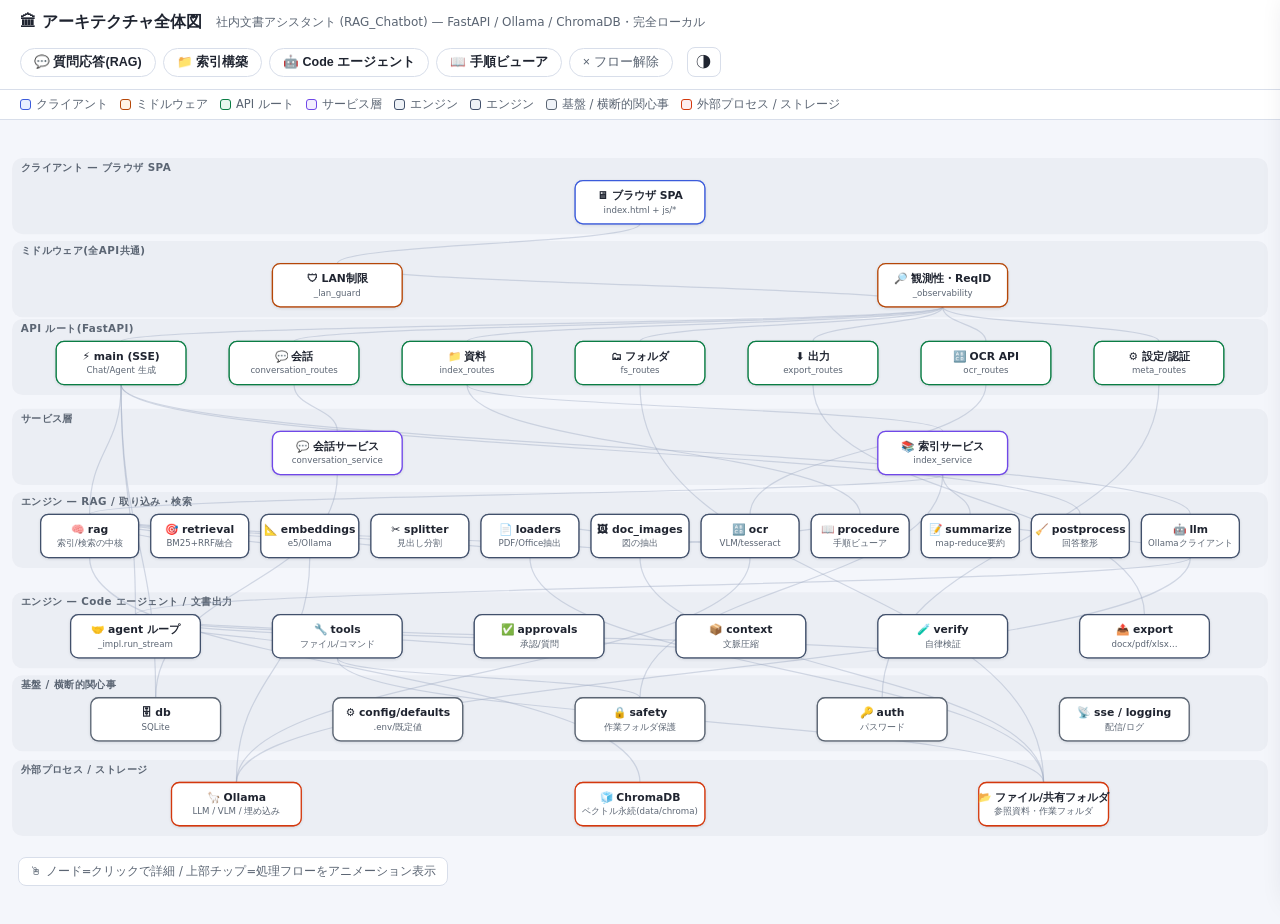
<file: docs/architecture-map.html>
<!doctype html>
<html lang="ja">
<head>
<meta charset="utf-8">
<meta name="viewport" content="width=device-width,initial-scale=1">
<title>アーキテクチャ全体図 | 社内文書アシスタント (RAG_Chatbot)</title>
<!-- テーマをペイント前に適用(チラつき防止) -->
<script>
  (function () {
    try {
      var t = localStorage.getItem("arch-theme");
      if (!t) t = matchMedia("(prefers-color-scheme: dark)").matches ? "dark" : "light";
      if (t === "dark") document.documentElement.classList.add("dark");
    } catch (e) {}
  })();
</script>
<style>
  :root{
    --bg:#f4f6fb; --paper:#ffffff; --ink:#1f2430; --muted:#5b6573; --line:#d8deea;
    --accent:#3b5bdb; --accent2:#7048e8; --green:#0a7d44; --warn:#b54708; --stop:#d4380d;
    --client:#e7efff; --client-s:#3b5bdb;
    --mw:#fff4e6; --mw-s:#b54708;
    --route:#e6f7ee; --route-s:#0a7d44;
    --svc:#f3eefe; --svc-s:#7048e8;
    --eng:#eef2f7; --eng-s:#41506b;
    --infra:#f0f3f8; --infra-s:#5b6573;
    --ext:#fdeef0; --ext-s:#d4380d;
    --band:rgba(20,30,60,.035); --edge:#9aa6bd; --shadow:0 1px 2px rgba(15,23,42,.08);
  }
  html.dark{
    --bg:#15171c; --paper:#1e2128; --ink:#e7e9ef; --muted:#9aa3b2; --line:#333947;
    --accent:#6f8bff; --accent2:#9b78ff; --green:#5cc189; --warn:#e0913f; --stop:#ef6a4a;
    --client:#1b2740; --client-s:#6f8bff;
    --mw:#2e2415; --mw-s:#e0913f;
    --route:#16291f; --route-s:#5cc189;
    --svc:#241b39; --svc-s:#9b78ff;
    --eng:#222732; --eng-s:#aab6cc;
    --infra:#1f242e; --infra-s:#9aa3b2;
    --ext:#311c1f; --ext-s:#ef6a4a;
    --band:rgba(255,255,255,.03); --edge:#5a6478; --shadow:0 1px 2px rgba(0,0,0,.4);
  }
  *{box-sizing:border-box}
  html,body{height:100%}
  body{margin:0;background:var(--bg);color:var(--ink);
    font-family:"Yu Gothic UI","Hiragino Kaku Gothic ProN",Meiryo,system-ui,-apple-system,"Segoe UI",sans-serif}
  header{display:flex;align-items:center;gap:14px;padding:12px 20px;border-bottom:1px solid var(--line);
    background:var(--paper);position:sticky;top:0;z-index:10;flex-wrap:wrap}
  header h1{font-size:16px;margin:0;font-weight:700;white-space:nowrap}
  header .sub{font-size:12px;color:var(--muted);white-space:nowrap}
  .spacer{flex:1}
  .chips{display:flex;gap:7px;flex-wrap:wrap}
  .chip{border:1px solid var(--line);background:var(--paper);color:var(--ink);border-radius:999px;
    padding:5px 13px;font-size:12.5px;cursor:pointer;font-weight:600;transition:all .15s}
  .chip:hover{border-color:var(--accent)}
  .chip.on{background:var(--accent);border-color:var(--accent);color:#fff}
  .chip.clear{font-weight:500;color:var(--muted)}
  .tgl{border:1px solid var(--line);background:var(--paper);color:var(--ink);border-radius:8px;
    width:34px;height:30px;cursor:pointer;font-size:15px}
  .legend{display:flex;gap:12px;flex-wrap:wrap;padding:7px 20px;font-size:11.5px;color:var(--muted);
    border-bottom:1px solid var(--line);background:var(--paper)}
  .legend span{display:inline-flex;align-items:center;gap:5px}
  .legend i{width:11px;height:11px;border-radius:3px;display:inline-block;border:1px solid}
  .stage{width:100%;height:calc(100vh - 96px);overflow:auto}
  svg{display:block;width:100%;height:100%;min-width:1180px}
  /* バンド帯・ラベル */
  .band{fill:var(--band)}
  .band-label{fill:var(--muted);font-size:12px;font-weight:700;letter-spacing:.04em}
  /* エッジ */
  .edge{fill:none;stroke:var(--edge);stroke-width:1.4;opacity:.4}
  .flow-line{fill:none;stroke:var(--accent);stroke-width:3.4;opacity:.95;
    stroke-linecap:round;stroke-dasharray:9 11;animation:dash 1s linear infinite}
  @keyframes dash{to{stroke-dashoffset:-40}}
  .dim .edge{opacity:.12}
  /* ノード */
  .node{cursor:pointer}
  .node rect{fill:var(--paper);stroke:var(--n-s,var(--eng-s));stroke-width:1.5;rx:9;
    filter:drop-shadow(var(--shadow))}
  .node .bgfill{fill:var(--n-bg,var(--eng))}
  .node .lbl{fill:var(--ink);font-size:12.5px;font-weight:700;pointer-events:none}
  .node .sub{fill:var(--muted);font-size:10px;pointer-events:none}
  .node:hover rect{stroke-width:2.4}
  .dim .node{opacity:.28}
  .node.hot{opacity:1}
  .node.hot rect{stroke-width:2.6;filter:drop-shadow(0 0 7px var(--accent))}
  /* 詳細パネル */
  #panel{position:fixed;top:0;right:-440px;width:420px;max-width:94vw;height:100vh;z-index:30;
    background:var(--paper);border-left:1px solid var(--line);box-shadow:-8px 0 28px rgba(15,23,42,.16);
    transition:right .2s ease;display:flex;flex-direction:column}
  #panel.open{right:0}
  #panel .ph{display:flex;align-items:center;gap:10px;padding:16px 18px;border-bottom:1px solid var(--line)}
  #panel .ph .ico{width:30px;height:30px;border-radius:8px;display:flex;align-items:center;justify-content:center;
    font-size:15px;background:var(--n-bg,var(--eng));border:1px solid var(--n-s,var(--eng-s));flex-shrink:0}
  #panel .ph .t{font-weight:700;font-size:15px;flex:1}
  #panel .ph button{border:1px solid var(--line);background:var(--bg);border-radius:7px;padding:3px 10px;cursor:pointer;color:var(--ink)}
  #panel .file{padding:9px 18px 0;font-size:11.5px;color:var(--muted)}
  #panel .file code{background:var(--bg);border:1px solid var(--line);border-radius:5px;padding:1px 6px}
  #panel .body{padding:10px 18px 24px;font-size:13.5px;line-height:1.75;overflow:auto}
  #panel .body ul{margin:6px 0;padding-left:18px}
  #panel .body li{margin:3px 0}
  #panel .tag{display:inline-block;font-size:11px;color:var(--muted);border:1px solid var(--line);
    border-radius:999px;padding:1px 9px;margin:2px 4px 2px 0}
  #panel .taglead{font-size:11px;color:var(--muted);font-weight:700;margin:14px 0 4px;
    letter-spacing:.03em;text-transform:none}
  #panel .body p{margin:2px 0 10px}
  #panel .body li{margin:5px 0}
  .hint{position:fixed;left:18px;bottom:14px;font-size:11.5px;color:var(--muted);
    background:var(--paper);border:1px solid var(--line);border-radius:8px;padding:6px 11px;z-index:5}
  @media (max-width:760px){ #panel{width:100%;right:-100%} .hint{display:none} }
</style>
</head>
<body>
<header>
  <h1>🏛 アーキテクチャ全体図</h1>
  <span class="sub">社内文書アシスタント (RAG_Chatbot) — FastAPI / Ollama / ChromaDB・完全ローカル</span>
  <div class="spacer"></div>
  <div class="chips" id="flow-chips"></div>
  <button class="tgl" id="theme" title="ライト/ダーク切替">◑</button>
</header>
<div class="legend" id="legend"></div>
<div class="stage"><svg id="svg" preserveAspectRatio="xMidYMin meet" role="img" aria-label="システム構成図"></svg></div>

<aside id="panel" aria-hidden="true">
  <div class="ph"><span class="ico" id="p-ico">■</span><span class="t" id="p-title">ノード詳細</span>
    <button id="p-close">✕</button></div>
  <div class="file" id="p-file"></div>
  <div class="body" id="p-body">ノードをクリックすると、役割・該当ファイル・依存を表示します。<br>
    上部のフローを選ぶと、処理の流れが光って流れます。</div>
</aside>
<div class="hint">🖱 ノード=クリックで詳細 / 上部チップ=処理フローをアニメーション表示</div>

<script>
// ============================================================
//  データ(レイヤ / ノード / 依存エッジ / 処理フロー)
// ============================================================
const W = 1480, PAD = 40, NODE_H = 50;
const LAYERS = [
  { key:"client", y:70,  label:"クライアント — ブラウザ SPA",        bg:"--client", s:"--client-s" },
  { key:"mw",     y:166, label:"ミドルウェア(全API共通)",          bg:"--mw",     s:"--mw-s" },
  { key:"routes", y:256, label:"API ルート(FastAPI)",              bg:"--route",  s:"--route-s" },
  { key:"svc",    y:360, label:"サービス層",                        bg:"--svc",    s:"--svc-s" },
  { key:"rag",    y:456, label:"エンジン — RAG / 取り込み・検索",    bg:"--eng",    s:"--eng-s" },
  { key:"agent",  y:572, label:"エンジン — Code エージェント / 文書出力", bg:"--eng", s:"--eng-s" },
  { key:"infra",  y:668, label:"基盤 / 横断的関心事",                bg:"--infra",  s:"--infra-s" },
  { key:"ext",    y:766, label:"外部プロセス / ストレージ",          bg:"--ext",    s:"--ext-s" },
];
// ノード: id, layer, label, sub(ファイル名), ico
const NODES = [
  { id:"spa", layer:"client", label:"ブラウザ SPA", sub:"index.html + js/*", ico:"🖥" },

  { id:"lan", layer:"mw", label:"LAN制限", sub:"_lan_guard", ico:"🛡" },
  { id:"obs", layer:"mw", label:"観測性・ReqID", sub:"_observability", ico:"🔎" },

  { id:"main",  layer:"routes", label:"main (SSE)", sub:"Chat/Agent 生成", ico:"⚡" },
  { id:"conv",  layer:"routes", label:"会話", sub:"conversation_routes", ico:"💬" },
  { id:"idx",   layer:"routes", label:"資料", sub:"index_routes", ico:"📁" },
  { id:"fs",    layer:"routes", label:"フォルダ", sub:"fs_routes", ico:"🗂" },
  { id:"exp",   layer:"routes", label:"出力", sub:"export_routes", ico:"⬇" },
  { id:"ocrr",  layer:"routes", label:"OCR API", sub:"ocr_routes", ico:"🔠" },
  { id:"meta",  layer:"routes", label:"設定/認証", sub:"meta_routes", ico:"⚙" },

  { id:"csvc", layer:"svc", label:"会話サービス", sub:"conversation_service", ico:"💬" },
  { id:"isvc", layer:"svc", label:"索引サービス", sub:"index_service", ico:"📚" },

  { id:"rag",    layer:"rag", label:"rag", sub:"索引/検索の中核", ico:"🧠" },
  { id:"retr",   layer:"rag", label:"retrieval", sub:"BM25+RRF融合", ico:"🎯" },
  { id:"embed",  layer:"rag", label:"embeddings", sub:"e5/Ollama", ico:"📐" },
  { id:"split",  layer:"rag", label:"splitter", sub:"見出し分割", ico:"✂" },
  { id:"load",   layer:"rag", label:"loaders", sub:"PDF/Office抽出", ico:"📄" },
  { id:"docimg", layer:"rag", label:"doc_images", sub:"図の抽出", ico:"🖼" },
  { id:"ocrm",   layer:"rag", label:"ocr", sub:"VLM/tesseract", ico:"🔠" },
  { id:"proc",   layer:"rag", label:"procedure", sub:"手順ビューア", ico:"📖" },
  { id:"summ",   layer:"rag", label:"summarize", sub:"map-reduce要約", ico:"📝" },
  { id:"post",   layer:"rag", label:"postprocess", sub:"回答整形", ico:"🧹" },
  { id:"llm",    layer:"rag", label:"llm", sub:"Ollamaクライアント", ico:"🤖" },

  { id:"agent",  layer:"agent", label:"agent ループ", sub:"_impl.run_stream", ico:"🤝" },
  { id:"tools",  layer:"agent", label:"tools", sub:"ファイル/コマンド", ico:"🔧" },
  { id:"appr",   layer:"agent", label:"approvals", sub:"承認/質問", ico:"✅" },
  { id:"actx",   layer:"agent", label:"context", sub:"文脈圧縮", ico:"📦" },
  { id:"vrf",    layer:"agent", label:"verify", sub:"自律検証", ico:"🧪" },
  { id:"render", layer:"agent", label:"export", sub:"docx/pdf/xlsx…", ico:"📤" },

  { id:"db",   layer:"infra", label:"db", sub:"SQLite", ico:"🗄" },
  { id:"cfg",  layer:"infra", label:"config/defaults", sub:".env/既定値", ico:"⚙" },
  { id:"safe", layer:"infra", label:"safety", sub:"作業フォルダ保護", ico:"🔒" },
  { id:"auth", layer:"infra", label:"auth", sub:"パスワード", ico:"🔑" },
  { id:"sse",  layer:"infra", label:"sse / logging", sub:"配信/ログ", ico:"📡" },

  { id:"ollama", layer:"ext", label:"Ollama", sub:"LLM / VLM / 埋め込み", ico:"🦙" },
  { id:"chroma", layer:"ext", label:"ChromaDB", sub:"ベクトル永続(data/chroma)", ico:"🧊" },
  { id:"files",  layer:"ext", label:"ファイル/共有フォルダ", sub:"参照資料・作業フォルダ", ico:"📂" },
];
// 依存エッジ(代表的なもの)
const EDGES = [
  ["spa","lan"],["lan","obs"],
  ["obs","main"],["obs","conv"],["obs","idx"],["obs","fs"],["obs","exp"],["obs","ocrr"],["obs","meta"],
  ["conv","csvc"],["idx","isvc"],["idx","proc"],["exp","render"],["ocrr","ocrm"],["fs","files"],
  ["csvc","db"],["isvc","rag"],["isvc","summ"],["isvc","safe"],
  ["main","rag"],["main","llm"],["main","agent"],["main","post"],["main","db"],
  ["rag","retr"],["rag","embed"],["rag","split"],["rag","load"],["rag","docimg"],["rag","chroma"],
  ["load","ocrm"],["proc","docimg"],["summ","llm"],
  ["agent","tools"],["agent","appr"],["agent","actx"],["agent","vrf"],["agent","llm"],
  ["tools","files"],["tools","safe"],
  ["embed","ollama"],["llm","ollama"],["ocrm","ollama"],
  ["docimg","files"],["load","files"],
  ["meta","auth"],
];
// 処理フロー(line=アニメーション経路 / extra=同時に光らせるノード)
const FLOWS = {
  chat:  { label:"💬 質問応答(RAG)", line:["spa","main","rag","embed","chroma","retr","llm","ollama"], extra:["post","db"] },
  index: { label:"📁 索引構築",       line:["spa","idx","isvc","rag","load","docimg","split","embed","chroma"], extra:["ocrm","files"] },
  agent: { label:"🤖 Code エージェント", line:["spa","main","agent","tools","files"], extra:["llm","ollama","appr","actx","vrf","safe"] },
  proc:  { label:"📖 手順ビューア",   line:["spa","idx","proc","docimg","files"], extra:[] },
};
// ノード詳細
const INFO = {
  spa:{f:"app/static/index.html, js/{startup,core,events,chat,code_agent,conversations,panels,render}.js",
    d:"単一ページのフロントエンド。サーバとは REST + SSE で通信し、ビルド不要の素のスクリプトで動く。",
    pts:[
      "8つのJSを役割分担: startup(初期化) / core(API・状態) / events(入力) / chat(チャットSSE) / code_agent(CodeのSSE・承認カード) / conversations(会話一覧・📌固定) / panels(設定・参照資料・手順ビューア) / render(本文・出典・図の描画)",
      "チャットは /generate、Code は /agent の SSE を1行ずつ受信し、本文・思考(💭)・ツール手順・確認カードを逐次描画",
      "本文中の「図N」をその段落の直下に画像差し込み、参照されなかった図は回答下のギャラリーに表示(クリックで原寸)",
      "曖昧な質問では選択式の聞き返しカードを表示し、選んだ資料で自動再送(focus_source)",
      "marked + DOMPurify + highlight.js + mermaid をローカル同梱=オフラインでも整形・図描画が可能",
      "状態は最小限(現在の会話・添付・ストリーム制御)。再表示はサーバのDB履歴から行う"],
    t:["render.js","SSE受信","no-cache"]},

  lan:{f:"app/main.py(_lan_guard ミドルウェア)",
    d:"接続元IPを見て、社内ネットワーク外からのアクセスを最外周で遮断する。",
    pts:[
      "許可: ループバック / RFC1918プライベート / リンクローカル / .env の ALLOWED_CIDRS。それ以外は 403 ページ",
      "判定は実際の接続元IPのみ。X-Forwarded-For 等のヘッダは信用しない(なりすまし対策)",
      "LAN_ONLY=false で無効化(社外に公開しない前提のときだけ)",
      "応答に / と /static/* の Cache-Control: no-cache を付与し、UI更新が全クライアントへ即時反映されるようにする"],
    t:["_ip_allowed","LAN_ONLY","ALLOWED_CIDRS"]},

  obs:{f:"app/main.py(_observability ミドルウェア)",
    d:"全APIの最外層で、リクエストID採番・アクセスログ・未処理例外の集中処理を行う。",
    pts:[
      "8桁のリクエストID(req)を採番し、応答ヘッダ X-Request-ID とログに付与=同時アクセスでも1操作を追跡可能",
      "未処理例外は必ずログに残し、500 JSON(req付き)へ変換=サイレントな握りつぶしを防ぐ",
      "メソッド・パス・ステータス・所要msを1行で記録",
      "_lan_guard の外側で動くため、拒否されたアクセスも記録される"],
    t:["request_id","set_request_id","集中ログ"]},

  main:{f:"app/main.py",
    d:"チャット生成と Code エージェントの SSE エンドポイント本体。検索〜生成の指揮を執る。",
    pts:[
      "チャット: クエリ書き換え → rag.retrieve → 出典確定(図URL付与) → 曖昧クエリの聞き返し判定 → プロンプト構築 → llm.chat_stream を SSE 配信",
      "strict-RAG: 参照資料を選んだ会話では「資料に無いことは答えない」指示を付与",
      "出典に図があるとき【利用できる図】の番号表を提示し、本文の図N参照→画像差し込みを可能にする",
      "画像添付時は Vision モデルへ自動切替(未導入なら対処つきエラー)",
      "Code: 会話ごとの文脈をメモリ保持し agent.run_stream を実行。承認/回答/undo のエンドポイントも提供",
      "回答長・参照件数の既定は「上限なし/∞」、文脈は num_ctx 予算で自動トリム"],
    t:["/generate","/agent","/api/export","_maybe_clarify_sources"]},

  conv:{f:"app/routes/conversation_routes.py → services/conversation_service.py",
    d:"会話とメッセージの CRUD・お気に入り固定。ロジックはサービス層へ委譲する。",
    pts:[
      "会話の作成/取得/更新/削除、メッセージの編集・以降削除(編集して再送)",
      "pinned(お気に入り)の切替。一覧はサーバ側で「固定→更新順」に整列",
      "作業フォルダ(Code)は safety で安全検証してから保存(危険なフォルダは400)",
      "実効パラメータ(base←既定←会話)をマージして返す"],
    t:["ConvUpdate","pinned","with_effective"]},

  idx:{f:"app/routes/index_routes.py → services/index_service.py",
    d:"参照資料(索引)の管理と、図配信・手順ビューアのエンドポイント群。",
    pts:[
      "索引の作成/再構築/削除、一括要約の起動(前景SSE / 100件以上は裏実行)",
      "GET /api/doc-images/{iid}/{name}: 抽出した図を配信(認証必須・ハッシュ名のみ・パストラバーサル防止)",
      "GET /api/indexes/{iid}/files・/procedure: 手順ビューア用のファイル一覧と工程ビュー",
      "ビューア対象は資料の登録フォルダ配下のみ許可(外部パスは400)"],
    t:["/api/indexes","/api/doc-images","/procedure"]},

  fs:{f:"app/routes/fs_routes.py → fsbrowse.py",
    d:"サーバ上および共有サーバ(UNC)のフォルダを閲覧し、参照資料に選ぶための機能。",
    pts:[
      "ルート列挙(ホーム・ドライブ・.env の SHARED_FOLDERS の共有フォルダ)とディレクトリ閲覧",
      "対応ファイル件数の再帰見積り(件数・時間で打ち切り、巨大ツリーでも固まらない)",
      "Office のロック/一時ファイル(~$ / .~lock.)は一覧・件数から除外",
      "UNC 切断時は原因の分かるエラー、Code 作業フォルダに選べるかの安全判定も返す"],
    t:["get_roots","list_dir","SHARED_FOLDERS"]},

  exp:{f:"app/routes/export_routes.py → export/_render.py",
    d:"回答を各種オフィス形式へ変換してダウンロードさせる。",
    pts:[
      "対応: Word / Excel / PowerPoint / PDF / HTML / Markdown / テキスト / コード",
      "出典に紐づく文書内の図を『参考図』として埋め込み(HTMLはdataURIで自己完結)",
      "Mermaid図はフロントでPNG化して受け取り埋め込む。WebP等はPNGへ自動変換",
      "ファイル名は安全化、Content-Disposition で日本語名にも対応"],
    t:["export_content","figures","ExportBody"]},

  ocrr:{f:"app/routes/ocr_routes.py",
    d:"VBA や外部ツールから呼べる単体OCRのAPI。",
    pts:[
      "POST /api/ocr に画像/PDFを送るとOCRテキストを返す",
      "CHAT_PASSWORD 有効時も X-API-Key ヘッダ(OCR_API_KEY)で認証可=ログイン不要で呼べる",
      "エンジン・モデルは設定(VLM/tesseract)を共有"],
    t:["/api/ocr","X-API-Key","OCR_API_KEY"]},

  meta:{f:"app/routes/meta_routes.py",
    d:"アプリ設定・認証・モデル一覧などの横断的なエンドポイント。",
    pts:[
      "GET /api/config(認証状態・Ollama可否・埋め込み情報)、/api/models(導入済みモデル)",
      "ログイン/ログアウト(署名Cookie)",
      "GET/PATCH /api/settings: 既定値(モデル・温度・チャンク・OCR・聞き返し等)の取得・更新"],
    t:["/api/config","/api/settings","/api/models"]},

  csvc:{f:"app/services/conversation_service.py",
    d:"会話の業務ロジック層。ルートとDBの間で検証・整形を担う。",
    pts:[
      "settings は部分マージ。Code 作業フォルダは safety.check_workspace で許可フォルダのみ",
      "実効パラメータ(モデル・生成設定)を会話に付与して返す",
      "メッセージ編集時の以降削除(再送で続けられる)"],
    t:["update_conversation","with_effective"]},

  isvc:{f:"app/services/index_service.py",
    d:"索引の構築起動と一括要約のオーケストレーション。",
    pts:[
      "作成・再構築をバックグラウンドスレッドで起動。同一索引の二重ビルドをロックで防止",
      "一括要約: 前景はSSE、100件以上は裏(バックグラウンド)実行+完了トースト。中止対応",
      "削除時はベクトルコレクションと doc_images の画像フォルダも掃除",
      "保護領域(OS/システム/アプリのデータ)を含むパスは作成を拒否"],
    t:["build_async","start_summary_bg","_acquire_build"]},

  rag:{f:"app/rag.py",
    d:"RAGの中核。文書の取り込み(索引化)と、質問に対する検索の両方を担う。",
    pts:[
      "索引化: 走査 → 本文抽出(loaders) → 図抽出(doc_images)/OCR → 見出し分割(splitter) → 埋め込み(embeddings) → Chroma保存",
      "増分: ファイルの更新時刻+サイズの署名で変更分だけ再埋め込み、削除分のチャンクは除去",
      "図チャンク: VLMの図説明を「〔図〕…」として索引化(内容ハッシュでキャッシュ)。チャンクに画像IDを付与",
      "検索: 質問を埋め込み→Chromaを横断(候補は top_k×4)→ retrieval で融合・整列",
      "到達不能な共有フォルダや hnsw 破損を検知したら即中断し、既存チャンクは保持"],
    t:["build_index","retrieve","scan_files","_is_corruption_error"]},

  retr:{f:"app/retrieval.py",
    d:"密ベクトル検索の結果を語彙検索と融合して並べ替える、依存追加なしの再ランカ。",
    pts:[
      "密検索の順位とBM25(語彙一致)の順位を RRF(Reciprocal Rank Fusion)で合成",
      "型番・条番号・固有名詞などの完全一致語を取りこぼさない",
      "近重複チャンクの除去、1ファイル独占を防ぐソース多様化、無関係ヒットの足切り",
      "任意でLLMリランク(関連度採点)を後段に挟める(精度↑/やや遅い)"],
    t:["rerank","bm25_scores","RRF_K","llm_rerank"]},

  embed:{f:"app/embeddings.py",
    d:"テキストをベクトル化する埋め込みバックエンド(遅延ロード)。",
    pts:[
      "既定は sentence-transformers の multilingual-e5(768次元)。query:/passage: プレフィックスを自動付与",
      "EMBED_BACKEND=ollama で nomic-embed 等にも切替可(社内プロキシのSSL回避策)",
      "CUDA対応の torch があればGPU、無ければCPUで動作(値は同じなので再索引不要)",
      "索引化は128件バッチでまとめて計算"],
    t:["get_embedder","embed_documents","multilingual-e5"]},

  split:{f:"app/splitter.py",
    d:"文書を見出し階層を踏まえて検索しやすいチャンクに分割する。",
    pts:[
      "見出し検出: Markdown# / 第N編章節条 / 2.1番号 / 【…】 / ■ など日本語文書構造に対応",
      "各チャンクに「見出しパス」(例 第3章 給与 > 第12条 基本給)を付与=ヒット率と出典の正確さが向上",
      "節内は 段落→行→句点→読点 の順で chunk_size(既定800字)に分割、overlap(既定120字)を引き継ぐ"],
    t:["split_structured","split_text","見出しパス"]},

  load:{f:"app/loaders.py",
    d:"拡張子ごとの本文抽出ローダ。重い依存は関数内で遅延インポート。",
    pts:[
      "PDF=ページ単位 / Word=見出し節+表 / Excel=シート(行をセル|セルで連結) / PowerPoint=スライド",
      "テキスト系(.txt/.md/.csv/.json 等)は文字コードを自動判定(UTF-8/CP932…)",
      "PDFのテキスト層が無いページは ocr へルーティング(OCR有効時のみ)",
      "出典表示用の位置(p.5 / シート:組立 等)を付ける。~$ 一時ファイルは除外"],
    t:["load_file","load_pdf","SUPPORTED_EXTS"]},

  docimg:{f:"app/doc_images.py",
    d:"文書内の埋め込み画像を抽出・正規化・保存する(チャットの図表示と手順ビューアで共用)。",
    pts:[
      "Excel(アンカー位置)/Word(見出し・表中)/PowerPoint/PDF から画像を抽出",
      "ノイズ除去: 64px未満・4KB未満(アイコン・罫線)、多ページ繰り返し(ロゴ)を除外",
      "正規化: 1600px超は縮小、BMP/TIFF等はPNG変換、同一内容はSHA-1ハッシュで1ファイルに集約",
      "data/doc_images/<索引ID>/ に保存し、チャンクに画像IDを紐付け"],
    t:["extract_for_file","_normalize","_save"]},

  ocrm:{f:"app/ocr.py",
    d:"スキャン頁のOCRと、文書内の図の説明文生成を担うビジョン処理。",
    pts:[
      "テキスト層が閾値未満の頁だけ画像化してOCR(VLM=Ollama / tesseract を選択)",
      "図の説明生成(describe_image_png): 検索用の1〜2文+図中文字。内容ハッシュでキャッシュし再生成を回避",
      "画像非対応モデルは1頁目で即検知して以降スキップ(時間を無駄にしない)",
      "未導入・失敗時は空文字に縮退=本文取り込みは止めない"],
    t:["needs_ocr","ocr_image_png","describe_image_png"]},

  proc:{f:"app/procedure.py",
    d:"作業手順書を「工程ごと(文章+画像)」の構造に分解する手順ビューアのエンジン。",
    pts:[
      "Excel: 工程番号の列(1,2,3 / ①② / 手順N / (1))を自動検出し、行範囲で工程を区切る",
      "画像はアンカー行で該当工程に割り当て。番号がバラバラな数値列は工程と誤検出しない",
      "検出できないシートは『シート全体』表示にフォールバック",
      "PowerPoint=1スライド / PDF=1ページ / Word=見出し節 を1工程として分解(表中の図も対応)",
      "画像は doc_images の保存・配信を再利用(チャットの図と同じURL)"],
    t:["build_view","_detect_marker_col","_xlsx_view"]},

  summ:{f:"app/summarize.py",
    d:"フォルダ内の全ファイルを map-reduce でまとめる一括要約エンジン。",
    pts:[
      "各ファイルを要約(map)→全体を統合(reduce)。進捗をSSEで配信",
      "二段モデル: 下書き=高速な小型モデル、最終まとめ=メインモデルで高速化",
      "観点プリセット(規程・契約書・議事録 等)で構造化要約",
      "Code からは summarize_path ツールとしても利用される"],
    t:["stream_summarize","model_summarize_fn"]},

  post:{f:"app/postprocess.py",
    d:"生成された回答の軽い後処理(保存・表示前のクリーニング)。",
    pts:[
      "定型句・前置きの除去、未閉じコードフェンスの補完など",
      "崩れた整形を最小限ならし、出典・図の情報は保持",
      "チャット・Code 双方の保存前に通す"],
    t:["clean"]},

  llm:{f:"app/llm.py",
    d:"Ollama とのやり取りを集約するクライアント層。",
    pts:[
      "チャット生成(ストリーミング)。<think> や harmony 形式の思考を本文から分離",
      "rewrite_query: 追問を履歴から独立した検索文へ書き換え",
      "build_messages: システム指示+履歴+参考資料を num_ctx 予算で組み立て(strict-RAG指示・図解ヒント)",
      "モデル能力照会(vision有無)・導入確認・タイトル自動生成"],
    t:["chat_stream","rewrite_query","build_messages","model_capabilities"]},

  agent:{f:"app/agent/_impl.py(run_stream)",
    d:"Code エージェントの本体ループ。調査→計画→実行→検証を作業フォルダ内で回す。",
    pts:[
      "計画モード(既定): 調査 → present_plan で計画提示 → 承認 → 実行(編集は自動適用、コマンドは都度確認)",
      "ツール非対応モデルでも本文中のJSONツール呼び出しを復元して前進(復元分は保存本文から除去)",
      "read-first ゲート: 未読ファイルの盲目編集を差し戻し、まず read_file を要求",
      "コンテキスト超過(400)を検知→文脈を強制切り詰め→再試行、で会話の詰みを防ぐ",
      "変更は undo 控え+構文チェック、依頼完了時に自律検証ループへ",
      "画像(スクショ)添付時は Vision 対応モデルへ自動切替(エラー画面の読取→修正)",
      "会話文脈(ツール往復含む)を KV に永続化=サーバ再起動後も継続可能",
      "生成パラメータ(temperature/top_p/num_predict)は会話設定で上書き可能(モデル別の追い込み)",
      "プロンプトで import先/呼び出し元/同種実装の先読みを促し、既存スタイルに沿った生成へ"],
    t:["run_stream","_gen_options","_require_read_first","_is_ctx_overflow"]},

  tools:{f:"app/agent/tools.py",
    d:"エージェントが作業フォルダ内で使うファイル操作・検索・コマンド実行ツール群。",
    pts:[
      "読み取り: list_files / read_file(PDF・Officeも本文抽出) / glob / grep",
      "変更: write_file / edit_file(単一 or edits配列で複数箇所を原子的に) / run_command",
      "長時間処理: run_background / command_output / stop_command(devサーバ等)",
      "全パスは _safe_path で作業フォルダ内に限定し、保護領域・自アプリ.envを拒否",
      "check_dangerous: rm -rf / format / git reset --hard / sudo 等の破壊的コマンドを検知し、承認カードで強調警告",
      "run_command のタイムアウト・出力上限は会話設定から調整可能"],
    t:["dispatch","_safe_path","t_edit_file","check_dangerous"]},

  appr:{f:"app/agent/approvals.py",
    d:"変更・コマンド・質問に対するUIからの承認/拒否/回答を待ち受けるステートマシン。",
    pts:[
      "プロセス内の共有辞書を Lock で保護(単一プロセス前提)",
      "承認(scope=alwaysで以後自動適用)/拒否(理由つき=モデルに修正指示)/タイムアウト",
      "ask_user の選択式回答も同じ仕組みで待機",
      "確認カード表示中の切断で残るエントリを掃除(リーク防止)"],
    t:["new_pending","wait_decision","resolve"]},

  actx:{f:"app/agent/context.py",
    d:"エージェントの会話文脈の肥大化を抑える圧縮ヘルパ。",
    pts:[
      "文字数を概算(write_fileの全文などツール引数も算入)し、num_ctx連動のしきい値で圧縮",
      "設定部を保ったまま履歴を要約1件へ畳み込む(要約関数は注入)",
      "要約LLMが失敗しても force_truncate_ctx で機械的に必ず縮める=詰みを回避"],
    t:["compact_ctx","force_truncate_ctx","_ctx_chars"]},

  vrf:{f:"app/agent/verify.py",
    d:"変更後に自動でテスト/ビルド/lint/型を走らせる自律検証の実行部品。",
    pts:[
      "検証コマンドは会話設定(複数行可)優先、空なら自動検出",
      "自動検出は『動くか』(pytest / npm test / go build)に加え『綺麗か』(ruff・mypy・"
        + "eslint・tsc・go vet)も設定の実在を確認して追加=生成コードの品質を底上げ",
      "検証ツール未導入(command not found 等)は失敗ではなく『スキップ』扱いにし、幻のエラーを追わない",
      "失敗したら出力をモデルへ差し戻して修正させ、最大3回まで再検証(作業フォルダ内で完結)"],
    t:["detect_verify_cmds","run_checks","_looks_missing_tool"]},

  render:{f:"app/export/_render.py, blocks.py",
    d:"Markdownを各オフィス形式へレンダリングする変換エンジン。",
    pts:[
      "共有の Markdown 解析(parse_blocks)で見出し・表・コード・引用・リストを構造化",
      "Word/PDF/PPTX/XLSX/HTML へ整形。表のゼブラ、コードのハイライト、図の埋め込み",
      "参考図(出典の画像)を末尾に掲載。HTMLは data URI で自己完結",
      "PDFは日本語CIDフォント、目次・しおりに対応"],
    t:["to_docx","to_pdf","to_html","_decode_figures"]},

  db:{f:"app/db.py",
    d:"SQLite による永続化層(会話・メッセージ・索引メタ・KV)。",
    pts:[
      "会話/メッセージ/索引のCRUDと全文検索。pinned で固定を上に整列",
      "KVストア: 要約状態・図説明キャッシュ(figdesc:)・Code文脈の永続化(code_ctx:)・OCRスキップ数など",
      "起動時に後方互換マイグレーション(kind / pinned 列を自動追加)",
      "単一プロセス前提・書込ロックで保護"],
    t:["list_conversations","set_kv","update_conversation"]},

  cfg:{f:"app/config.py, defaults.py",
    d:".env からの全体設定と、会話ごとの実効パラメータのマージ。",
    pts:[
      "サーバ・認証・Ollama・埋め込み・RAG・OCR・共有フォルダ・num_ctx 等を一元管理",
      "実効値の優先順位: base(config) ← グローバル既定(KV) ← 会話固有",
      "num_ctx=0(自動)は溢れにくい安全既定へ解決。Code は16384以上を推奨",
      "SHARED_FOLDERS のパース、SECRET_KEY の自動生成・保存"],
    t:["Settings","get_defaults","effective_for"]},

  safe:{f:"app/safety.py",
    d:"Code エージェントの作業フォルダに関する安全管理。",
    pts:[
      "OS/システム重要フォルダ・ドライブ直下・ユーザー共有ルート・アプリのデータ領域を作業フォルダにできない",
      "自アプリの .env(CHAT_PASSWORD 等)をファイル単位で読み書き・一覧から遮断",
      "選択UI・設定時・実行時・ファイル単位の4段で検証",
      "他プロジェクトの .env は通常どおり扱える(開発作業を妨げない)"],
    t:["check_workspace","is_within_protected","is_protected_file"]},

  auth:{f:"app/auth.py",
    d:"簡易パスワード認証(署名付きCookie)。",
    pts:[
      "CHAT_PASSWORD を設定するとログイン画面が出る。空なら認証なし",
      "itsdangerous でセッションCookieを署名(SECRET_KEY)",
      "OCR API は X-API-Key でも通せる(VBA等の外部利用向け)"],
    t:["require_auth","is_authenticated"]},

  sse:{f:"app/sse.py, logging_setup.py",
    d:"SSEイベントの整形と、リクエストID付きの集中ログ基盤。",
    pts:[
      "dict を data: 行の SSE 文字列へ整形",
      "ログはリクエストID(req)を相関キーに、同時アクセスでも操作を追跡可能",
      "起動時に全モジュール共通のロガーを設定"],
    t:["sse","get_logger","setup_logging"]},

  ollama:{f:"外部プロセス: Ollama (既定 localhost:11434)",
    d:"ローカルLLM/VLM/埋め込みの実行基盤。すべての推論をここで行う。",
    pts:[
      "チャット生成・Codeエージェント・OCR・図の説明・一括要約・LLMリランク・クエリ書き換えの推論を担う",
      "用途別にモデルを設定可: CHAT_MODEL / CODE_MODEL / VISION_MODEL(OCR) / EMBED(ollama時) / RERANK_MODEL",
      "RTX5090等のローカルGPUで動作。社外にデータが出ない完全ローカル構成",
      "未起動・モデル未導入時は対処方法つきのエラーを画面に表示"],
    t:["chat","embeddings","localhost:11434"]},

  chroma:{f:"外部ストア: ChromaDB (data/chroma)",
    d:"埋め込みベクトルの永続ストア。検索の土台。",
    pts:[
      "索引=1コレクション、会話の添付=会話別コレクション。横断検索して統合",
      "cosine距離・HNSWインデックス。チャンク本文+ベクトル+メタデータ(出典・見出し・図ID・署名)を保持",
      "OneDrive等の同期フォルダ配下だと破損しやすい→ DATA_DIR を同期外へ",
      "破損(hnsw)は rag が即検知して復旧手順を表示"],
    t:["PersistentClient","コレクション","data/chroma"]},

  files:{f:"外部: ファイルシステム / 共有サーバ(UNC)",
    d:"参照資料の置き場と、Code エージェントの作業フォルダ。",
    pts:[
      "参照資料: サーバ上のフォルダ、または共有サーバ(\\\\server\\share)。SHARED_FOLDERS で登録可",
      "Code: 選択した作業フォルダ内のみ読み書き(safety で範囲外を拒否)",
      "抽出した図は data/doc_images に複製保存(原本は読み取りのみ・無変更)",
      "切断・権限エラーは原因の分かるエラーにして、索引の誤削除を防ぐ"],
    t:["共有フォルダ","作業フォルダ","data/doc_images"]},
};

// ============================================================
//  レイアウト計算 & SVG生成
// ============================================================
const NS = "http://www.w3.org/2000/svg";
const svg = document.getElementById("svg");
const byLayer = {};
LAYERS.forEach(l => byLayer[l.key] = []);
NODES.forEach(n => byLayer[n.layer].push(n));
const pos = {};   // id -> {x,y,w,h,cx,cy}
const H = LAYERS[LAYERS.length - 1].y + 120;
svg.setAttribute("viewBox", `0 0 ${W} ${H}`);

function layoutNodes() {
  LAYERS.forEach(l => {
    const arr = byLayer[l.key];
    const n = arr.length;
    const usable = W - PAD * 2;
    const slot = usable / n;
    const w = Math.min(slot - 14, 150);
    arr.forEach((node, i) => {
      const cx = PAD + slot * (i + 0.5);
      const x = cx - w / 2;
      pos[node.id] = { x, y: l.y, w, h: NODE_H, cx, cy: l.y + NODE_H / 2 };
    });
  });
}
layoutNodes();

function mk(tag, attrs) {
  const e = document.createElementNS(NS, tag);
  for (const k in attrs) e.setAttribute(k, attrs[k]);
  return e;
}
function cssv(name) { return getComputedStyle(document.documentElement).getPropertyValue(name).trim(); }

// バンド帯
LAYERS.forEach(l => {
  svg.appendChild(mk("rect", { class:"band", x:14, y:l.y - 26, width:W - 28, height:NODE_H + 38, rx:12 }));
  const t = mk("text", { class:"band-label", x:24, y:l.y - 11 });
  t.textContent = l.label;
  svg.appendChild(t);
});

// エッジ(下層→上層は曲線で)
const edgeLayer = mk("g", {});
svg.appendChild(edgeLayer);
function edgePath(a, b) {
  const p = pos[a], q = pos[b];
  const x1 = p.cx, y1 = p.y + (q.cy > p.cy ? p.h : 0);
  const x2 = q.cx, y2 = q.y + (q.cy > p.cy ? 0 : q.h);
  const my = (y1 + y2) / 2;
  return `M${x1} ${y1} C ${x1} ${my}, ${x2} ${my}, ${x2} ${y2}`;
}
const edgeEls = {};
EDGES.forEach(([a, b]) => {
  if (!pos[a] || !pos[b]) return;
  const pa = mk("path", { class:"edge", d: edgePath(a, b) });
  edgeLayer.appendChild(pa);
  edgeEls[a + ">" + b] = pa;
});

// フローのアニメーション経路(最前面オーバーレイ)
const flowLayer = mk("g", {});
svg.appendChild(flowLayer);

// ノード
const nodeEls = {};
NODES.forEach(n => {
  const p = pos[n.id];
  const lay = LAYERS.find(l => l.key === n.layer);
  const g = mk("g", { class:"node", tabindex:"0", role:"button" });
  g.style.setProperty("--n-bg", `var(${lay.bg})`);
  g.style.setProperty("--n-s", `var(${lay.s})`);
  const r = mk("rect", { x:p.x, y:p.y, width:p.w, height:p.h, rx:9 });
  const bg = mk("rect", { class:"bgfill", x:p.x, y:p.y, width:p.w, height:p.h, rx:9, opacity:".5" });
  g.appendChild(bg); g.appendChild(r);
  const lbl = mk("text", { class:"lbl", x:p.cx, y:p.y + 21, "text-anchor":"middle" });
  lbl.textContent = (n.ico ? n.ico + " " : "") + n.label;
  const sub = mk("text", { class:"sub", x:p.cx, y:p.y + 37, "text-anchor":"middle" });
  sub.textContent = n.sub;
  g.appendChild(lbl); g.appendChild(sub);
  const open = () => openPanel(n);
  g.addEventListener("click", open);
  g.addEventListener("keydown", e => { if (e.key === "Enter" || e.key === " ") { e.preventDefault(); open(); } });
  svg.appendChild(g);
  nodeEls[n.id] = g;
});

// ============================================================
//  フロー & 詳細パネル & テーマ
// ============================================================
let activeFlow = null;
function clearFlow() {
  activeFlow = null;
  svg.classList.remove("dim");
  flowLayer.innerHTML = "";
  Object.values(nodeEls).forEach(g => g.classList.remove("hot"));
  document.querySelectorAll("#flow-chips .chip").forEach(c => c.classList.remove("on"));
}
function showFlow(key) {
  if (activeFlow === key) { clearFlow(); return; }
  clearFlow();
  activeFlow = key;
  const f = FLOWS[key];
  svg.classList.add("dim");
  const hot = new Set([...f.line, ...(f.extra || [])]);
  hot.forEach(id => nodeEls[id] && nodeEls[id].classList.add("hot"));
  // line を順に結ぶアニメーション折れ線
  let d = "";
  f.line.forEach((id, i) => {
    const p = pos[id]; if (!p) return;
    d += (i === 0 ? "M" : "L") + p.cx + " " + p.cy + " ";
  });
  flowLayer.appendChild(mk("path", { class:"flow-line", d }));
  document.querySelector(`#flow-chips .chip[data-k="${key}"]`).classList.add("on");
}

function openPanel(n) {
  const info = INFO[n.id] || {};
  const lay = LAYERS.find(l => l.key === n.layer);
  const ico = document.getElementById("p-ico");
  ico.textContent = n.ico || "■";
  ico.style.setProperty("--n-bg", `var(${lay.bg})`);
  ico.style.setProperty("--n-s", `var(${lay.s})`);
  document.getElementById("p-title").textContent = n.label;
  document.getElementById("p-file").innerHTML = info.f ? "📄 <code>" + esc(info.f) + "</code>" : "";
  let html = "<p>" + esc(info.d || "") + "</p>";
  if (info.pts && info.pts.length)
    html += "<ul>" + info.pts.map(p => "<li>" + esc(p) + "</li>").join("") + "</ul>";
  if (info.t && info.t.length) {
    html += '<div class="taglead">主なシンボル / 関連</div>';
    html += info.t.map(x => `<span class="tag">${esc(x)}</span>`).join("");
  }
  document.getElementById("p-body").innerHTML = html;
  document.getElementById("panel").classList.add("open");
}
function esc(s) { return String(s == null ? "" : s).replace(/[&<>"]/g, c => ({ "&":"&amp;","<":"&lt;",">":"&gt;",'"':"&quot;" }[c])); }
document.getElementById("p-close").onclick = () => document.getElementById("panel").classList.remove("open");
document.addEventListener("keydown", e => { if (e.key === "Escape") { document.getElementById("panel").classList.remove("open"); clearFlow(); } });

// フローチップ
const chipBox = document.getElementById("flow-chips");
Object.entries(FLOWS).forEach(([k, f]) => {
  const c = document.createElement("button");
  c.className = "chip"; c.dataset.k = k; c.textContent = f.label;
  c.onclick = () => showFlow(k);
  chipBox.appendChild(c);
});
const clr = document.createElement("button");
clr.className = "chip clear"; clr.textContent = "× フロー解除";
clr.onclick = clearFlow;
chipBox.appendChild(clr);

// 凡例
const legend = document.getElementById("legend");
LAYERS.forEach(l => {
  const s = document.createElement("span");
  s.innerHTML = `<i style="background:var(${l.bg});border-color:var(${l.s})"></i>${esc(l.label.split(" — ")[0].split("(")[0])}`;
  legend.appendChild(s);
});

// テーマ切替
const themeBtn = document.getElementById("theme");
function setTheme(dark) {
  document.documentElement.classList.toggle("dark", dark);
  try { localStorage.setItem("arch-theme", dark ? "dark" : "light"); } catch (e) {}
  themeBtn.textContent = dark ? "☀" : "◑";
}
themeBtn.textContent = document.documentElement.classList.contains("dark") ? "☀" : "◑";
themeBtn.onclick = () => setTheme(!document.documentElement.classList.contains("dark"));
</script>
</body>
</html>
</file>
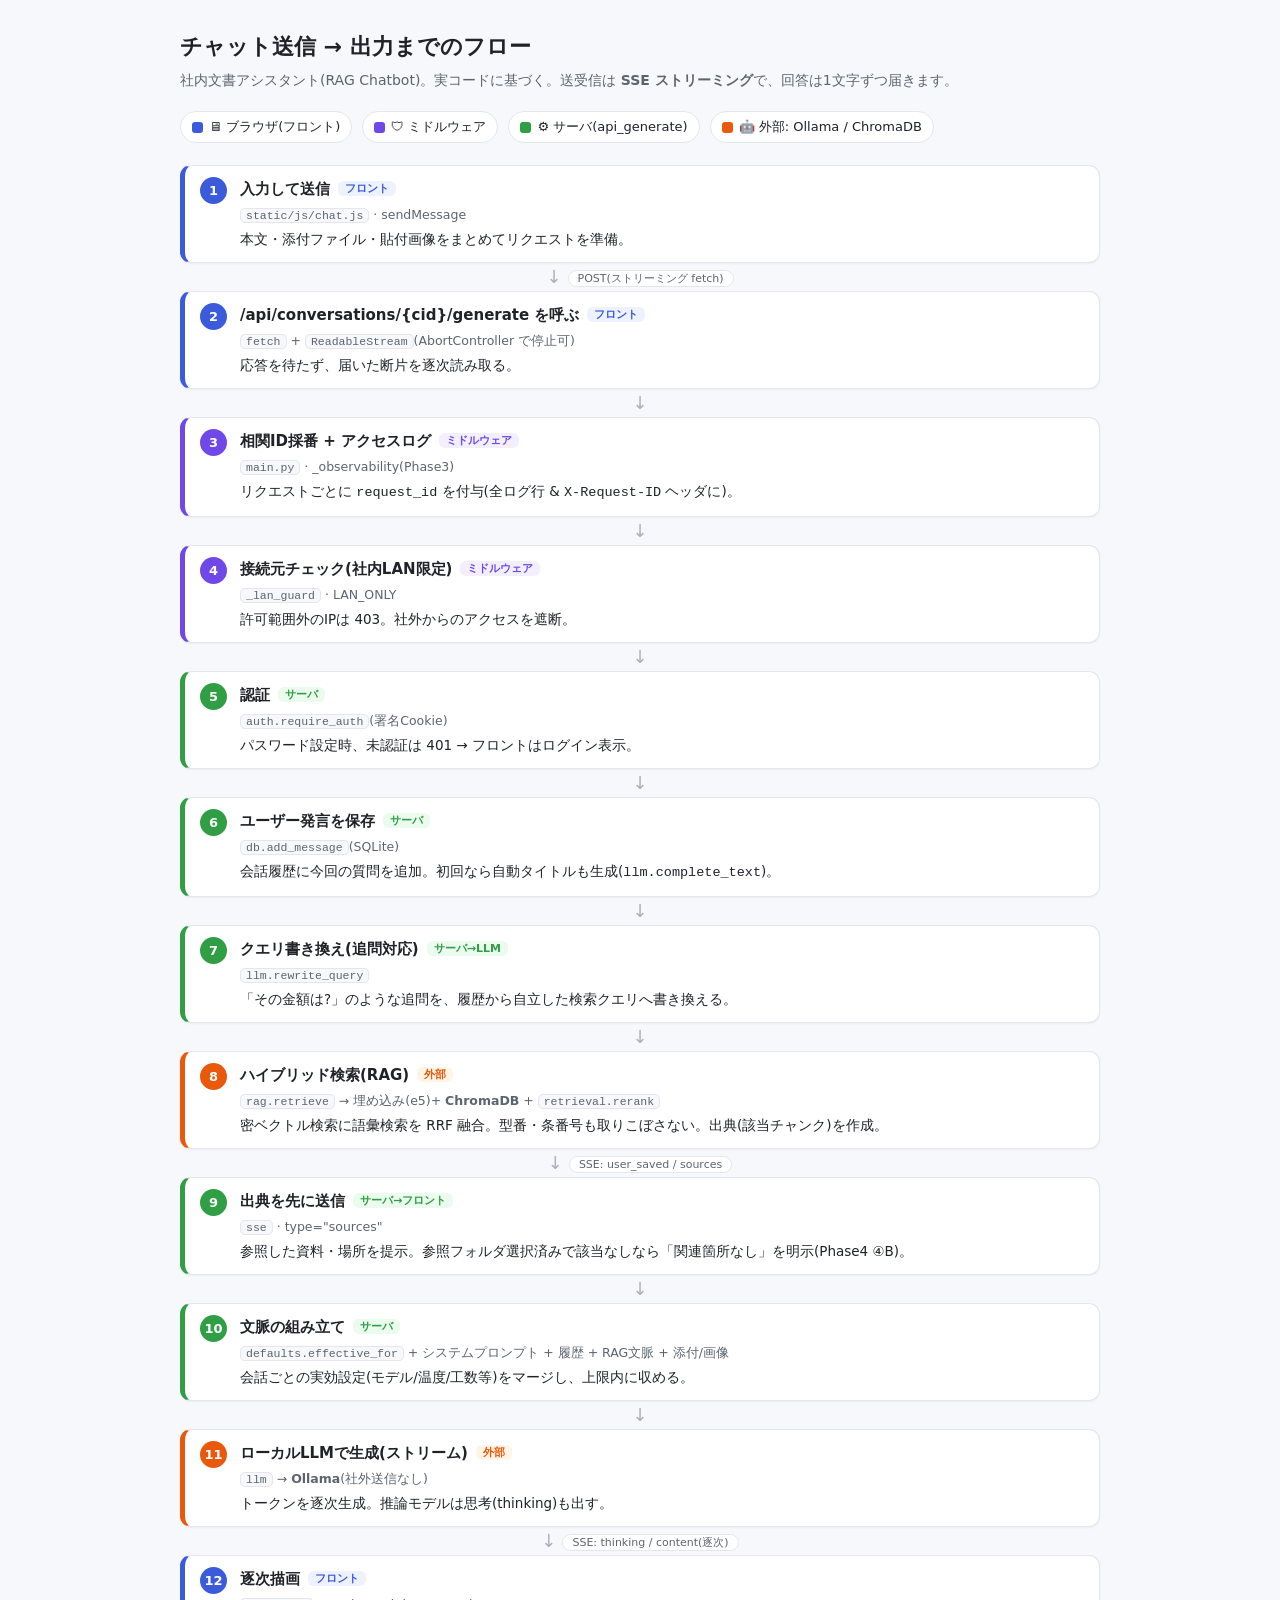
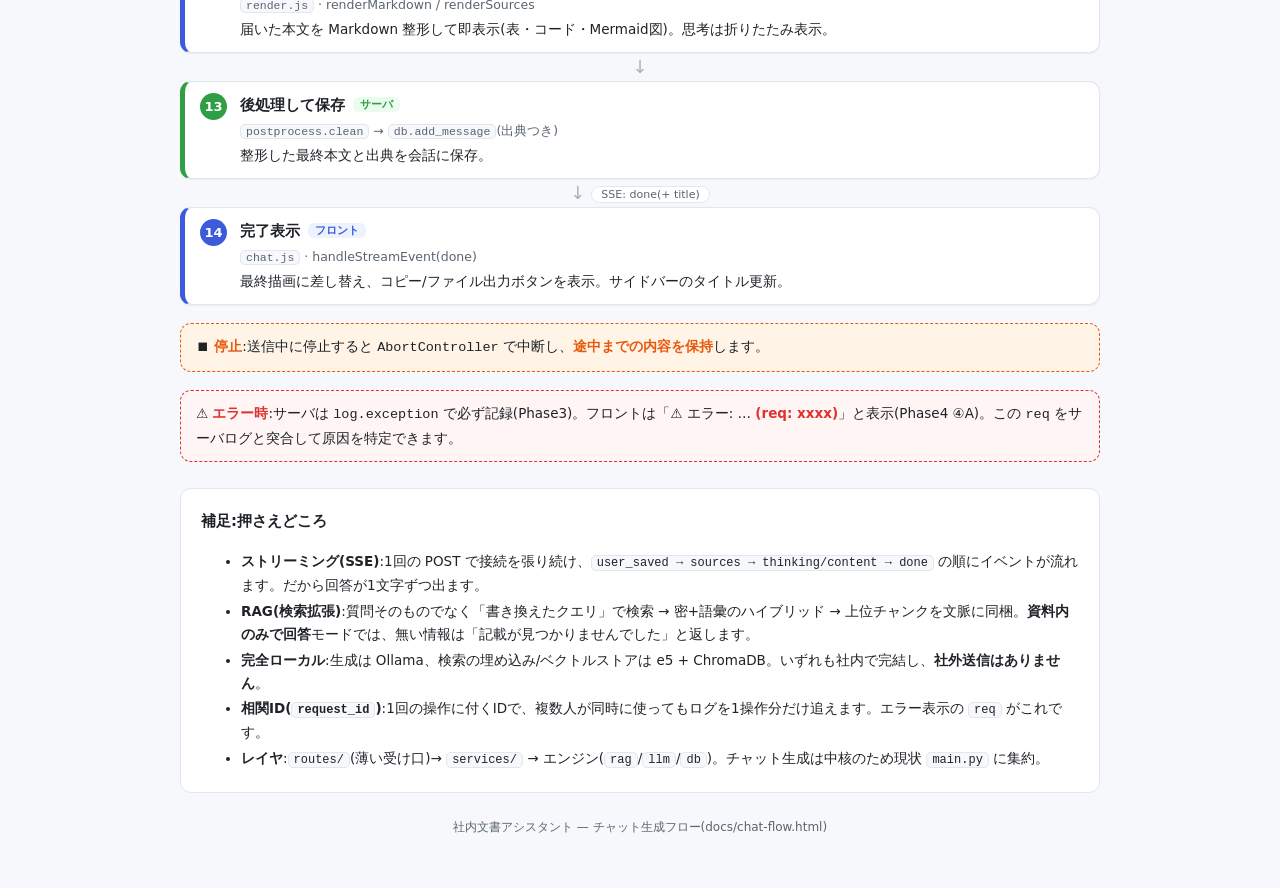
<file: docs/chat-flow.html>
<!doctype html>
<html lang="ja">
<head>
<meta charset="utf-8">
<meta name="viewport" content="width=device-width,initial-scale=1">
<title>チャット送信→出力フロー | 社内文書アシスタント</title>
<style>
  :root{
    --ink:#1f2328; --muted:#5b6570; --line:#e3e6ec; --bg:#f6f8fb; --paper:#fff;
    --front:#3b5bdb; --front-bg:#eef2ff;
    --mw:#7048e8; --mw-bg:#f3effe;
    --srv:#2f9e44; --srv-bg:#ebfbee;
    --ext:#e8590c; --ext-bg:#fff4e6;
    --err:#e03131; --err-bg:#fff5f5;
  }
  *{box-sizing:border-box}
  body{margin:0;background:var(--bg);color:var(--ink);
    font-family:"Yu Gothic UI","Hiragino Kaku Gothic ProN",Meiryo,system-ui,-apple-system,"Segoe UI",sans-serif;
    line-height:1.7;padding:28px 16px 60px}
  .wrap{max-width:920px;margin:0 auto}
  h1{font-size:22px;margin:0 0 4px}
  .sub{color:var(--muted);margin:0 0 18px;font-size:14px}
  .legend{display:flex;flex-wrap:wrap;gap:10px;margin:0 0 22px;font-size:13px}
  .legend span{display:inline-flex;align-items:center;gap:6px;background:var(--paper);
    border:1px solid var(--line);border-radius:999px;padding:4px 11px}
  .dot{width:11px;height:11px;border-radius:3px;display:inline-block}
  .flow{display:flex;flex-direction:column;align-items:stretch;gap:0}
  .step{background:var(--paper);border:1px solid var(--line);border-left:5px solid var(--c,#999);
    border-radius:11px;padding:11px 15px;box-shadow:0 1px 2px rgba(20,30,60,.05);display:flex;gap:13px}
  .num{flex:0 0 auto;width:27px;height:27px;border-radius:50%;background:var(--c,#999);color:#fff;
    font-weight:700;font-size:13px;display:flex;align-items:center;justify-content:center}
  .body{flex:1;min-width:0}
  .ttl{font-weight:700;font-size:15px}
  .ttl .tag{font-size:11px;font-weight:700;color:var(--c);background:var(--cbg,#eee);
    border-radius:6px;padding:1px 7px;margin-left:8px;vertical-align:middle}
  .meta{font-size:12.5px;color:var(--muted);margin-top:1px}
  .meta code{background:var(--bg);border:1px solid var(--line);border-radius:5px;padding:0 5px;font-size:11.5px}
  .desc{font-size:13.5px;margin-top:3px}
  .arrow{align-self:center;color:#aab1bd;font-size:18px;line-height:1;margin:5px 0}
  .arrow small{font-size:11px;color:var(--muted);background:var(--paper);border:1px solid var(--line);
    border-radius:999px;padding:1px 9px;margin-left:6px;vertical-align:middle}
  .front{--c:var(--front);--cbg:var(--front-bg)}
  .mw{--c:var(--mw);--cbg:var(--mw-bg)}
  .srv{--c:var(--srv);--cbg:var(--srv-bg)}
  .ext{--c:var(--ext);--cbg:var(--ext-bg)}
  .callout{border:1px dashed var(--err);background:var(--err-bg);border-radius:11px;
    padding:11px 15px;margin-top:18px;font-size:13.5px}
  .callout.note{border-color:var(--ext);background:var(--ext-bg)}
  .callout b{color:var(--err)}
  .callout.note b{color:var(--ext)}
  .notes{margin-top:26px;background:var(--paper);border:1px solid var(--line);border-radius:11px;padding:6px 20px}
  .notes h2{font-size:15px;margin:14px 0 4px}
  .notes li{font-size:13.5px;margin:3px 0}
  .notes code{background:var(--bg);border:1px solid var(--line);border-radius:5px;padding:0 5px;font-size:12px}
  footer{color:var(--muted);font-size:12px;text-align:center;margin-top:24px}
</style>
</head>
<body>
<div class="wrap">
  <h1>チャット送信 → 出力までのフロー</h1>
  <p class="sub">社内文書アシスタント(RAG Chatbot)。実コードに基づく。送受信は <b>SSE ストリーミング</b>で、回答は1文字ずつ届きます。</p>

  <div class="legend">
    <span><i class="dot" style="background:var(--front)"></i>🖥 ブラウザ(フロント)</span>
    <span><i class="dot" style="background:var(--mw)"></i>🛡 ミドルウェア</span>
    <span><i class="dot" style="background:var(--srv)"></i>⚙ サーバ(api_generate)</span>
    <span><i class="dot" style="background:var(--ext)"></i>🤖 外部: Ollama / ChromaDB</span>
  </div>

  <div class="flow">

    <div class="step front"><div class="num">1</div><div class="body">
      <div class="ttl">入力して送信<span class="tag">フロント</span></div>
      <div class="meta"><code>static/js/chat.js</code> · sendMessage</div>
      <div class="desc">本文・添付ファイル・貼付画像をまとめてリクエストを準備。</div>
    </div></div>
    <div class="arrow">↓<small>POST(ストリーミング fetch)</small></div>

    <div class="step front"><div class="num">2</div><div class="body">
      <div class="ttl">/api/conversations/{cid}/generate を呼ぶ<span class="tag">フロント</span></div>
      <div class="meta"><code>fetch</code> + <code>ReadableStream</code>(AbortController で停止可)</div>
      <div class="desc">応答を待たず、届いた断片を逐次読み取る。</div>
    </div></div>
    <div class="arrow">↓</div>

    <div class="step mw"><div class="num">3</div><div class="body">
      <div class="ttl">相関ID採番 + アクセスログ<span class="tag">ミドルウェア</span></div>
      <div class="meta"><code>main.py</code> · _observability(Phase3)</div>
      <div class="desc">リクエストごとに <code>request_id</code> を付与(全ログ行 & <code>X-Request-ID</code> ヘッダに)。</div>
    </div></div>
    <div class="arrow">↓</div>

    <div class="step mw"><div class="num">4</div><div class="body">
      <div class="ttl">接続元チェック(社内LAN限定)<span class="tag">ミドルウェア</span></div>
      <div class="meta"><code>_lan_guard</code> · LAN_ONLY</div>
      <div class="desc">許可範囲外のIPは 403。社外からのアクセスを遮断。</div>
    </div></div>
    <div class="arrow">↓</div>

    <div class="step srv"><div class="num">5</div><div class="body">
      <div class="ttl">認証<span class="tag">サーバ</span></div>
      <div class="meta"><code>auth.require_auth</code>(署名Cookie)</div>
      <div class="desc">パスワード設定時、未認証は 401 → フロントはログイン表示。</div>
    </div></div>
    <div class="arrow">↓</div>

    <div class="step srv"><div class="num">6</div><div class="body">
      <div class="ttl">ユーザー発言を保存<span class="tag">サーバ</span></div>
      <div class="meta"><code>db.add_message</code>(SQLite)</div>
      <div class="desc">会話履歴に今回の質問を追加。初回なら自動タイトルも生成(<code>llm.complete_text</code>)。</div>
    </div></div>
    <div class="arrow">↓</div>

    <div class="step srv"><div class="num">7</div><div class="body">
      <div class="ttl">クエリ書き換え(追問対応)<span class="tag">サーバ→LLM</span></div>
      <div class="meta"><code>llm.rewrite_query</code></div>
      <div class="desc">「その金額は?」のような追問を、履歴から自立した検索クエリへ書き換える。</div>
    </div></div>
    <div class="arrow">↓</div>

    <div class="step ext"><div class="num">8</div><div class="body">
      <div class="ttl">ハイブリッド検索(RAG)<span class="tag">外部</span></div>
      <div class="meta"><code>rag.retrieve</code> → 埋め込み(e5)+ <b>ChromaDB</b> + <code>retrieval.rerank</code></div>
      <div class="desc">密ベクトル検索に語彙検索を RRF 融合。型番・条番号も取りこぼさない。出典(該当チャンク)を作成。</div>
    </div></div>
    <div class="arrow">↓<small>SSE: user_saved / sources</small></div>

    <div class="step srv"><div class="num">9</div><div class="body">
      <div class="ttl">出典を先に送信<span class="tag">サーバ→フロント</span></div>
      <div class="meta"><code>sse</code> · type=&quot;sources&quot;</div>
      <div class="desc">参照した資料・場所を提示。参照フォルダ選択済みで該当なしなら「関連箇所なし」を明示(Phase4 ④B)。</div>
    </div></div>
    <div class="arrow">↓</div>

    <div class="step srv"><div class="num">10</div><div class="body">
      <div class="ttl">文脈の組み立て<span class="tag">サーバ</span></div>
      <div class="meta"><code>defaults.effective_for</code> + システムプロンプト + 履歴 + RAG文脈 + 添付/画像</div>
      <div class="desc">会話ごとの実効設定(モデル/温度/工数等)をマージし、上限内に収める。</div>
    </div></div>
    <div class="arrow">↓</div>

    <div class="step ext"><div class="num">11</div><div class="body">
      <div class="ttl">ローカルLLMで生成(ストリーム)<span class="tag">外部</span></div>
      <div class="meta"><code>llm</code> → <b>Ollama</b>(社外送信なし)</div>
      <div class="desc">トークンを逐次生成。推論モデルは思考(thinking)も出す。</div>
    </div></div>
    <div class="arrow">↓<small>SSE: thinking / content(逐次)</small></div>

    <div class="step front"><div class="num">12</div><div class="body">
      <div class="ttl">逐次描画<span class="tag">フロント</span></div>
      <div class="meta"><code>render.js</code> · renderMarkdown / renderSources</div>
      <div class="desc">届いた本文を Markdown 整形して即表示(表・コード・Mermaid図)。思考は折りたたみ表示。</div>
    </div></div>
    <div class="arrow">↓</div>

    <div class="step srv"><div class="num">13</div><div class="body">
      <div class="ttl">後処理して保存<span class="tag">サーバ</span></div>
      <div class="meta"><code>postprocess.clean</code> → <code>db.add_message</code>(出典つき)</div>
      <div class="desc">整形した最終本文と出典を会話に保存。</div>
    </div></div>
    <div class="arrow">↓<small>SSE: done(+ title)</small></div>

    <div class="step front"><div class="num">14</div><div class="body">
      <div class="ttl">完了表示<span class="tag">フロント</span></div>
      <div class="meta"><code>chat.js</code> · handleStreamEvent(done)</div>
      <div class="desc">最終描画に差し替え、コピー/ファイル出力ボタンを表示。サイドバーのタイトル更新。</div>
    </div></div>

  </div>

  <div class="callout note">⏹ <b>停止</b>:送信中に停止すると <code>AbortController</code> で中断し、<b>途中までの内容を保持</b>します。</div>
  <div class="callout">⚠ <b>エラー時</b>:サーバは <code>log.exception</code> で必ず記録(Phase3)。フロントは「⚠ エラー: … <b>(req: xxxx)</b>」と表示(Phase4 ④A)。この <code>req</code> をサーバログと突合して原因を特定できます。</div>

  <div class="notes">
    <h2>補足:押さえどころ</h2>
    <ul>
      <li><b>ストリーミング(SSE)</b>:1回の POST で接続を張り続け、<code>user_saved → sources → thinking/content → done</code> の順にイベントが流れます。だから回答が1文字ずつ出ます。</li>
      <li><b>RAG(検索拡張)</b>:質問そのものでなく「書き換えたクエリ」で検索 → 密+語彙のハイブリッド → 上位チャンクを文脈に同梱。<b>資料内のみで回答</b>モードでは、無い情報は「記載が見つかりませんでした」と返します。</li>
      <li><b>完全ローカル</b>:生成は Ollama、検索の埋め込み/ベクトルストアは e5 + ChromaDB。いずれも社内で完結し、<b>社外送信はありません</b>。</li>
      <li><b>相関ID(<code>request_id</code>)</b>:1回の操作に付くIDで、複数人が同時に使ってもログを1操作分だけ追えます。エラー表示の <code>req</code> がこれです。</li>
      <li><b>レイヤ</b>:<code>routes/</code>(薄い受け口)→ <code>services/</code> → エンジン(<code>rag</code>/<code>llm</code>/<code>db</code>)。チャット生成は中核のため現状 <code>main.py</code> に集約。</li>
    </ul>
  </div>

  <footer>社内文書アシスタント — チャット生成フロー(docs/chat-flow.html)</footer>
</div>
</body>
</html>
</file>
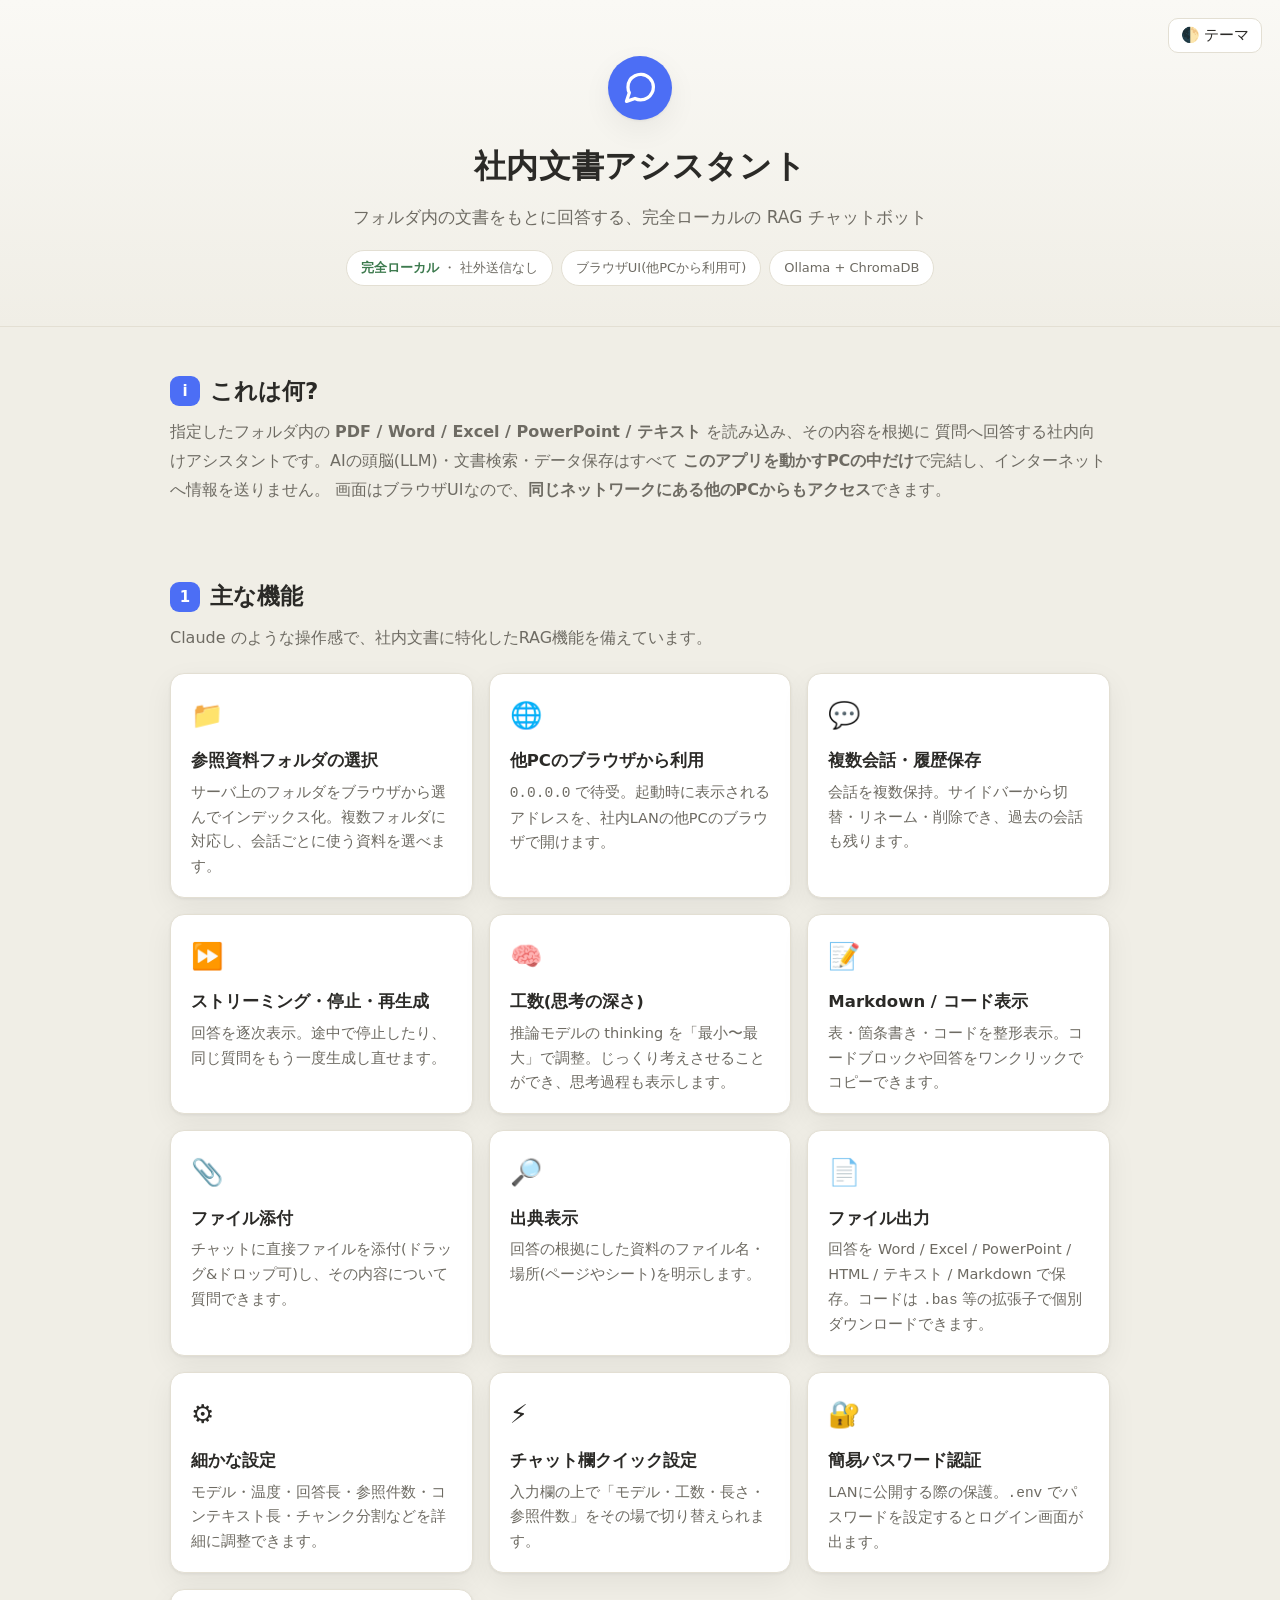
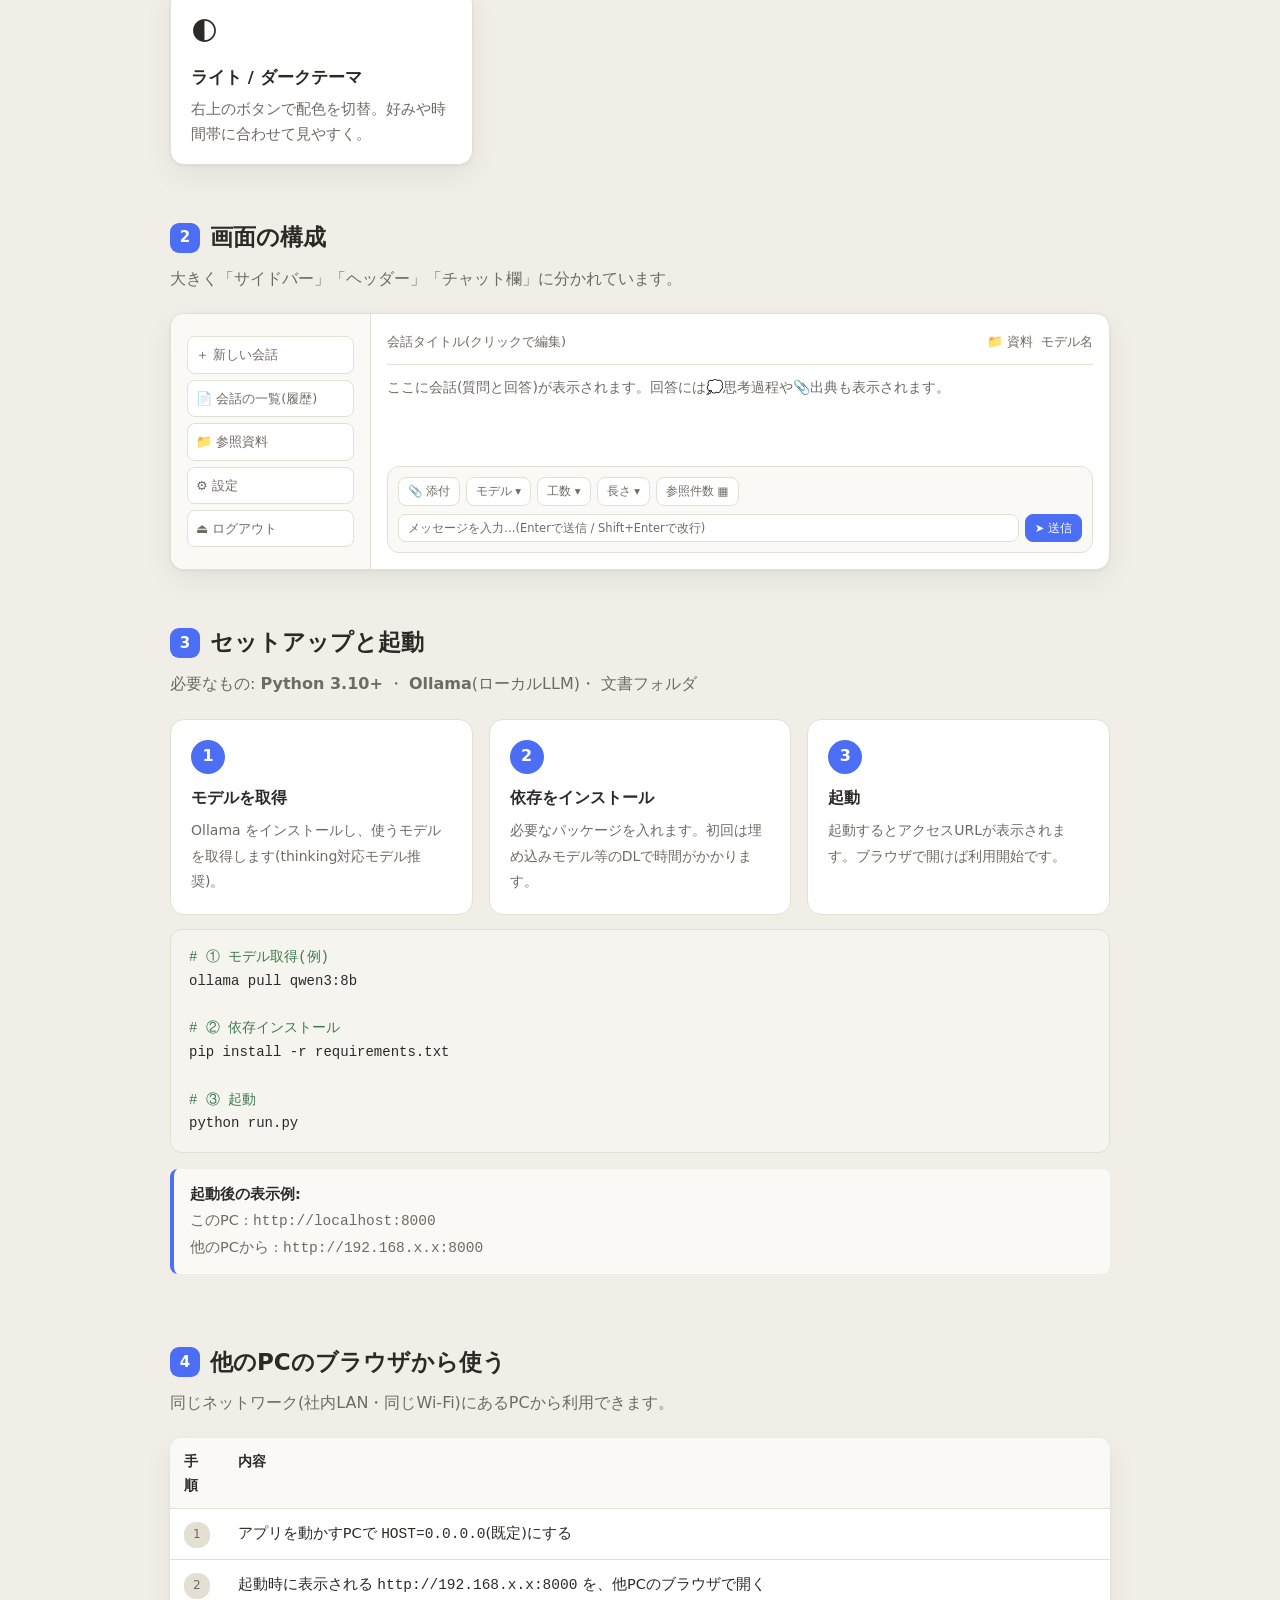
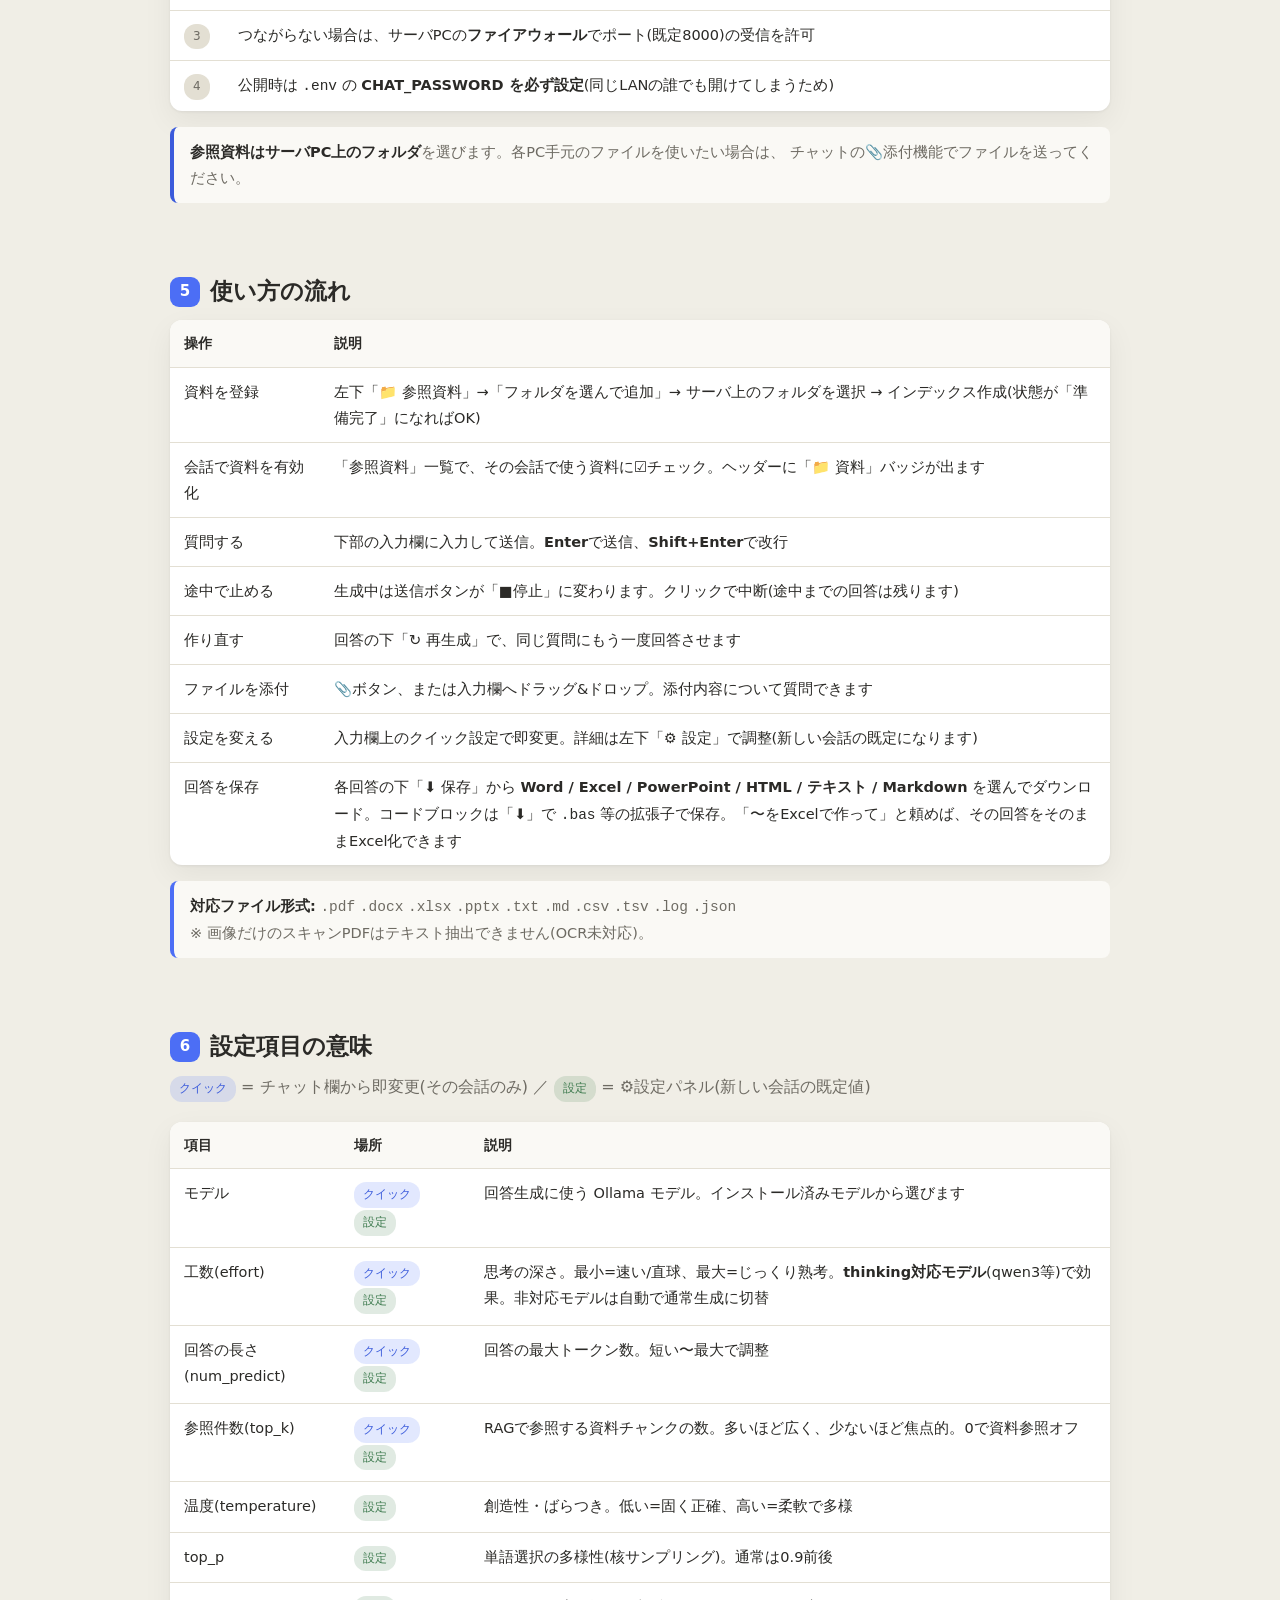
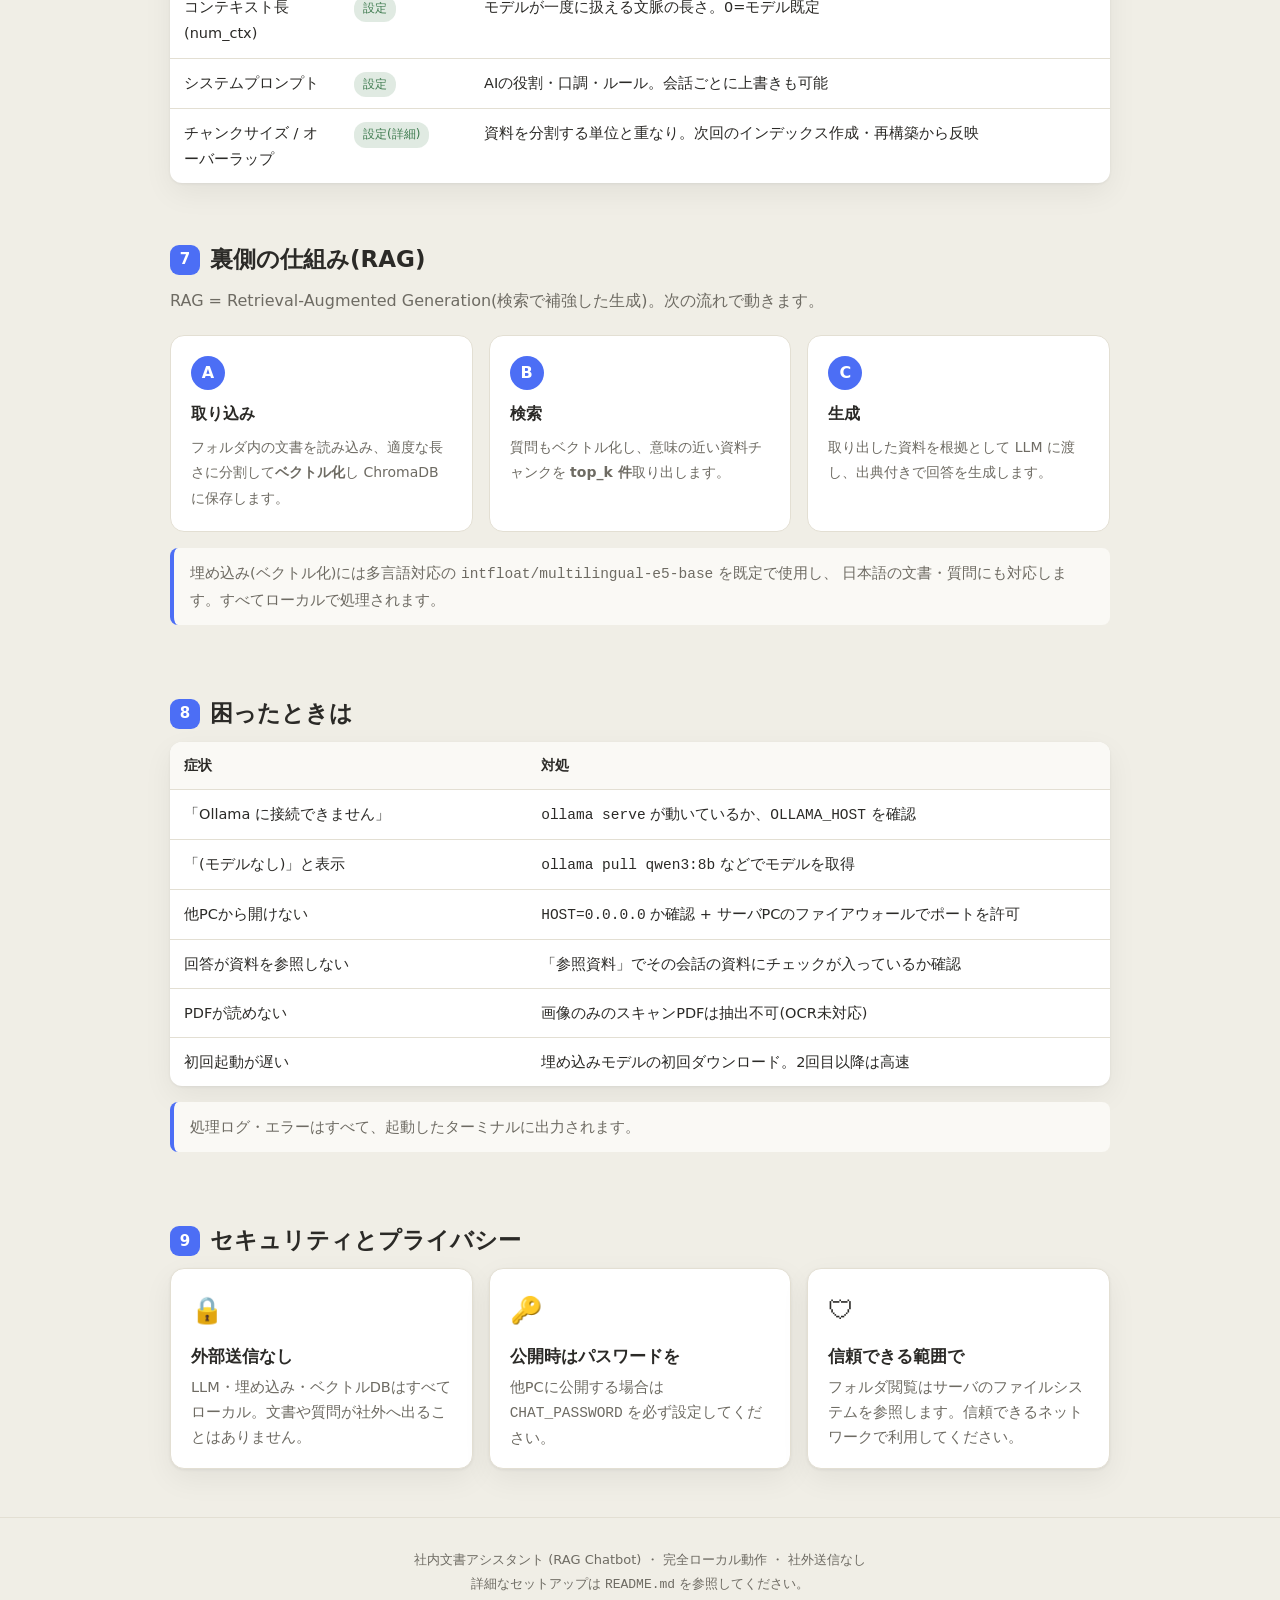
<file: docs/features.html>
<!DOCTYPE html>
<html lang="ja" data-theme="light">
<head>
<meta charset="UTF-8" />
<meta name="viewport" content="width=device-width, initial-scale=1.0" />
<title>社内文書アシスタント — 機能説明</title>
<style>
  :root{
    --bg:#F0EEE6; --panel:#FAF9F5; --card:#FFFFFF; --ink:#2B2A27; --ink-soft:#6E6B63;
    --accent:#4C6EF5; --accent-dk:#3B5BDB; --line:#E3DFD3; --green:#3D7A4E;
    --code-bg:#F6F4EE; --shadow:0 1px 3px rgba(0,0,0,.06),0 10px 30px rgba(0,0,0,.06);
  }
  [data-theme="dark"]{
    --bg:#1E1D1A; --panel:#262521; --card:#2D2B27; --ink:#ECE9E1; --ink-soft:#A39E92;
    --accent:#5C7CFA; --accent-dk:#748FFC; --line:#3A3833; --green:#6FAE7E;
    --code-bg:#211F1C; --shadow:0 1px 3px rgba(0,0,0,.3),0 10px 30px rgba(0,0,0,.3);
  }
  *{box-sizing:border-box;}
  html{scroll-behavior:smooth;}
  body{
    margin:0; background:var(--bg); color:var(--ink);
    font-family:"Yu Gothic UI","Hiragino Kaku Gothic ProN","Meiryo",system-ui,sans-serif;
    line-height:1.8; font-size:16px;
  }
  a{color:var(--accent-dk);}
  .wrap{max-width:980px; margin:0 auto; padding:0 20px;}

  /* ヘッダー */
  header.hero{
    background:linear-gradient(180deg,var(--panel),var(--bg));
    border-bottom:1px solid var(--line); padding:56px 0 40px; text-align:center; position:relative;
  }
  .dot{display:inline-flex; align-items:center; justify-content:center; width:64px;height:64px;
    border-radius:50%; background:var(--accent); color:#fff; font-size:32px; box-shadow:var(--shadow);}
  .hero h1{font-size:32px; margin:18px 0 6px; letter-spacing:.02em;}
  .hero p{color:var(--ink-soft); margin:0; font-size:17px;}
  .tags{margin-top:18px; display:flex; gap:8px; justify-content:center; flex-wrap:wrap;}
  .tag{background:var(--card); border:1px solid var(--line); border-radius:20px; padding:5px 14px;
    font-size:13px; color:var(--ink-soft);}
  .tag b{color:var(--green);}
  #theme{position:absolute; top:18px; right:18px; background:var(--card); border:1px solid var(--line);
    border-radius:10px; padding:7px 12px; cursor:pointer; font-size:15px; color:var(--ink);}

  /* セクション */
  section{padding:44px 0 8px;}
  h2{font-size:23px; margin:0 0 6px; display:flex; align-items:center; gap:10px;}
  h2 .n{display:inline-flex; align-items:center; justify-content:center; width:30px;height:30px;
    background:var(--accent); color:#fff; border-radius:9px; font-size:15px;}
  .lead{color:var(--ink-soft); margin:0 0 20px;}

  /* 機能カード */
  .grid{display:grid; grid-template-columns:repeat(auto-fill,minmax(280px,1fr)); gap:16px;}
  .feat{background:var(--card); border:1px solid var(--line); border-radius:14px; padding:18px 20px;
    box-shadow:var(--shadow);}
  .feat .ico{font-size:26px;}
  .feat h3{margin:8px 0 4px; font-size:16.5px;}
  .feat p{margin:0; color:var(--ink-soft); font-size:14.5px; line-height:1.7;}

  /* ステップ */
  .steps{display:grid; grid-template-columns:repeat(auto-fit,minmax(220px,1fr)); gap:16px;}
  .step{background:var(--card); border:1px solid var(--line); border-radius:14px; padding:20px;}
  .step .b{display:inline-flex; align-items:center; justify-content:center; width:34px;height:34px;
    border-radius:50%; background:var(--accent); color:#fff; font-weight:700; margin-bottom:10px;}
  .step h3{margin:0 0 6px; font-size:16px;}
  .step p{margin:0; color:var(--ink-soft); font-size:14px;}

  /* コード */
  pre{background:var(--code-bg); border:1px solid var(--line); border-radius:12px; padding:16px 18px;
    overflow-x:auto; font-family:ui-monospace,Consolas,monospace; font-size:14px; line-height:1.7;}
  code{font-family:ui-monospace,Consolas,monospace;}
  .cmt{color:var(--green);}

  /* 表 */
  table{width:100%; border-collapse:collapse; margin:8px 0 4px; font-size:14.5px; background:var(--card);
    border-radius:12px; overflow:hidden; box-shadow:var(--shadow);}
  th,td{border-bottom:1px solid var(--line); padding:11px 14px; text-align:left; vertical-align:top;}
  th{background:var(--panel); font-size:13.5px;}
  tr:last-child td{border-bottom:none;}
  td .k{font-weight:700;}
  .pill{display:inline-block; font-size:12px; padding:2px 9px; border-radius:12px; background:var(--line);
    color:var(--ink-soft); white-space:nowrap;}
  .pill.q{background:rgba(76,110,245,.16); color:var(--accent-dk);}
  .dot svg{width:56%;height:56%;display:block;}
  .pill.s{background:rgba(61,122,78,.16); color:var(--green);}

  /* レイアウト図 */
  .layout{display:grid; grid-template-columns:200px 1fr; gap:0; border:1px solid var(--line);
    border-radius:14px; overflow:hidden; box-shadow:var(--shadow); background:var(--card);}
  .layout .side{background:var(--panel); border-right:1px solid var(--line); padding:16px;}
  .layout .side .mini{font-size:13px; color:var(--ink-soft); margin:6px 0; padding:6px 8px;
    border-radius:8px; background:var(--card); border:1px solid var(--line);}
  .layout .body{padding:16px; display:flex; flex-direction:column; min-height:220px;}
  .layout .topbar{display:flex; justify-content:space-between; border-bottom:1px solid var(--line);
    padding-bottom:10px; margin-bottom:10px; font-size:13px; color:var(--ink-soft);}
  .layout .composer{margin-top:auto; border:1px solid var(--line); border-radius:12px; padding:10px;
    background:var(--panel);}
  .layout .composer .row{display:flex; gap:6px; flex-wrap:wrap; margin-bottom:8px;}
  .chipx{font-size:11.5px; padding:3px 9px; border:1px solid var(--line); border-radius:8px;
    background:var(--card); color:var(--ink-soft);}
  .callout{display:flex; gap:6px; margin:4px 0;}

  .note{background:var(--panel); border-left:4px solid var(--accent); border-radius:8px;
    padding:12px 16px; margin:16px 0; color:var(--ink-soft); font-size:14.5px;}
  .note.warn{border-left-color:var(--accent-dk);}
  .note b{color:var(--ink);}

  footer{margin-top:40px; padding:30px 0; border-top:1px solid var(--line); text-align:center;
    color:var(--ink-soft); font-size:13px;}
  @media(max-width:640px){ .layout{grid-template-columns:1fr;} .layout .side{border-right:none;border-bottom:1px solid var(--line);} .hero h1{font-size:26px;} }
</style>
</head>
<body>

<header class="hero">
  <button id="theme" onclick="toggleTheme()">🌓 テーマ</button>
  <div class="wrap">
    <span class="dot"><svg viewBox="0 0 24 24" fill="none" stroke="currentColor" stroke-width="2.2" stroke-linecap="round" stroke-linejoin="round"><path d="M21 11.5a8.38 8.38 0 0 1-.9 3.8 8.5 8.5 0 0 1-7.6 4.7 8.38 8.38 0 0 1-3.8-.9L3 21l1.9-5.7a8.38 8.38 0 0 1-.9-3.8 8.5 8.5 0 0 1 4.7-7.6 8.38 8.38 0 0 1 3.8-.9h.5a8.48 8.48 0 0 1 8 8v.5z"/></svg></span>
    <h1>社内文書アシスタント</h1>
    <p>フォルダ内の文書をもとに回答する、完全ローカルの RAG チャットボット</p>
    <div class="tags">
      <span class="tag"><b>完全ローカル</b> ・ 社外送信なし</span>
      <span class="tag">ブラウザUI(他PCから利用可)</span>
      <span class="tag">Ollama + ChromaDB</span>
    </div>
  </div>
</header>

<div class="wrap">

  <!-- 概要 -->
  <section id="overview">
    <h2><span class="n">i</span>これは何?</h2>
    <p class="lead">
      指定したフォルダ内の <b>PDF / Word / Excel / PowerPoint / テキスト</b> を読み込み、その内容を根拠に
      質問へ回答する社内向けアシスタントです。AIの頭脳(LLM)・文書検索・データ保存はすべて
      <b>このアプリを動かすPCの中だけ</b>で完結し、インターネットへ情報を送りません。
      画面はブラウザUIなので、<b>同じネットワークにある他のPCからもアクセス</b>できます。
    </p>
  </section>

  <!-- 主な機能 -->
  <section id="features">
    <h2><span class="n">1</span>主な機能</h2>
    <p class="lead">Claude のような操作感で、社内文書に特化したRAG機能を備えています。</p>
    <div class="grid">
      <div class="feat"><div class="ico">📁</div><h3>参照資料フォルダの選択</h3>
        <p>サーバ上のフォルダをブラウザから選んでインデックス化。複数フォルダに対応し、会話ごとに使う資料を選べます。</p></div>
      <div class="feat"><div class="ico">🌐</div><h3>他PCのブラウザから利用</h3>
        <p><code>0.0.0.0</code> で待受。起動時に表示されるアドレスを、社内LANの他PCのブラウザで開けます。</p></div>
      <div class="feat"><div class="ico">💬</div><h3>複数会話・履歴保存</h3>
        <p>会話を複数保持。サイドバーから切替・リネーム・削除でき、過去の会話も残ります。</p></div>
      <div class="feat"><div class="ico">⏩</div><h3>ストリーミング・停止・再生成</h3>
        <p>回答を逐次表示。途中で停止したり、同じ質問をもう一度生成し直せます。</p></div>
      <div class="feat"><div class="ico">🧠</div><h3>工数(思考の深さ)</h3>
        <p>推論モデルの thinking を「最小〜最大」で調整。じっくり考えさせることができ、思考過程も表示します。</p></div>
      <div class="feat"><div class="ico">📝</div><h3>Markdown / コード表示</h3>
        <p>表・箇条書き・コードを整形表示。コードブロックや回答をワンクリックでコピーできます。</p></div>
      <div class="feat"><div class="ico">📎</div><h3>ファイル添付</h3>
        <p>チャットに直接ファイルを添付(ドラッグ&ドロップ可)し、その内容について質問できます。</p></div>
      <div class="feat"><div class="ico">🔎</div><h3>出典表示</h3>
        <p>回答の根拠にした資料のファイル名・場所(ページやシート)を明示します。</p></div>
      <div class="feat"><div class="ico">📄</div><h3>ファイル出力</h3>
        <p>回答を Word / Excel / PowerPoint / HTML / テキスト / Markdown で保存。コードは <code>.bas</code> 等の拡張子で個別ダウンロードできます。</p></div>
      <div class="feat"><div class="ico">⚙</div><h3>細かな設定</h3>
        <p>モデル・温度・回答長・参照件数・コンテキスト長・チャンク分割などを詳細に調整できます。</p></div>
      <div class="feat"><div class="ico">⚡</div><h3>チャット欄クイック設定</h3>
        <p>入力欄の上で「モデル・工数・長さ・参照件数」をその場で切り替えられます。</p></div>
      <div class="feat"><div class="ico">🔐</div><h3>簡易パスワード認証</h3>
        <p>LANに公開する際の保護。<code>.env</code> でパスワードを設定するとログイン画面が出ます。</p></div>
      <div class="feat"><div class="ico">🌓</div><h3>ライト / ダークテーマ</h3>
        <p>右上のボタンで配色を切替。好みや時間帯に合わせて見やすく。</p></div>
    </div>
  </section>

  <!-- 画面構成 -->
  <section id="layout">
    <h2><span class="n">2</span>画面の構成</h2>
    <p class="lead">大きく「サイドバー」「ヘッダー」「チャット欄」に分かれています。</p>
    <div class="layout">
      <div class="side">
        <div class="mini">＋ 新しい会話</div>
        <div class="mini">📄 会話の一覧(履歴)</div>
        <div class="mini">📁 参照資料</div>
        <div class="mini">⚙ 設定</div>
        <div class="mini">⏏ ログアウト</div>
      </div>
      <div class="body">
        <div class="topbar">
          <span>会話タイトル(クリックで編集)</span>
          <span>📁 資料&nbsp;&nbsp;モデル名</span>
        </div>
        <p style="color:var(--ink-soft);font-size:14px;margin:0;">ここに会話(質問と回答)が表示されます。回答には💭思考過程や📎出典も表示されます。</p>
        <div class="composer">
          <div class="row">
            <span class="chipx">📎 添付</span>
            <span class="chipx">モデル ▾</span>
            <span class="chipx">工数 ▾</span>
            <span class="chipx">長さ ▾</span>
            <span class="chipx">参照件数 ▦</span>
          </div>
          <div class="row" style="margin:0;">
            <span class="chipx" style="flex:1;">メッセージを入力…(Enterで送信 / Shift+Enterで改行)</span>
            <span class="chipx" style="background:var(--accent);color:#fff;border-color:var(--accent);">➤ 送信</span>
          </div>
        </div>
      </div>
    </div>
  </section>

  <!-- セットアップ -->
  <section id="setup">
    <h2><span class="n">3</span>セットアップと起動</h2>
    <p class="lead">必要なもの: <b>Python 3.10+</b> ・ <b>Ollama</b>(ローカルLLM)・ 文書フォルダ</p>
    <div class="steps">
      <div class="step"><span class="b">1</span><h3>モデルを取得</h3>
        <p>Ollama をインストールし、使うモデルを取得します(thinking対応モデル推奨)。</p></div>
      <div class="step"><span class="b">2</span><h3>依存をインストール</h3>
        <p>必要なパッケージを入れます。初回は埋め込みモデル等のDLで時間がかかります。</p></div>
      <div class="step"><span class="b">3</span><h3>起動</h3>
        <p>起動するとアクセスURLが表示されます。ブラウザで開けば利用開始です。</p></div>
    </div>
    <pre><span class="cmt"># ① モデル取得(例)</span>
ollama pull qwen3:8b

<span class="cmt"># ② 依存インストール</span>
pip install -r requirements.txt

<span class="cmt"># ③ 起動</span>
python run.py</pre>
    <div class="note"><b>起動後の表示例:</b><br>
      このPC : <code>http://localhost:8000</code><br>
      他のPCから : <code>http://192.168.x.x:8000</code></div>
  </section>

  <!-- 他PC -->
  <section id="lan">
    <h2><span class="n">4</span>他のPCのブラウザから使う</h2>
    <p class="lead">同じネットワーク(社内LAN・同じWi-Fi)にあるPCから利用できます。</p>
    <table>
      <tr><th style="width:34px;">手順</th><th>内容</th></tr>
      <tr><td><span class="pill">1</span></td><td>アプリを動かすPCで <code>HOST=0.0.0.0</code>(既定)にする</td></tr>
      <tr><td><span class="pill">2</span></td><td>起動時に表示される <code>http://192.168.x.x:8000</code> を、他PCのブラウザで開く</td></tr>
      <tr><td><span class="pill">3</span></td><td>つながらない場合は、サーバPCの<b>ファイアウォール</b>でポート(既定8000)の受信を許可</td></tr>
      <tr><td><span class="pill">4</span></td><td>公開時は <code>.env</code> の <b>CHAT_PASSWORD を必ず設定</b>(同じLANの誰でも開けてしまうため)</td></tr>
    </table>
    <div class="note warn"><b>参照資料はサーバPC上のフォルダ</b>を選びます。各PC手元のファイルを使いたい場合は、
      チャットの📎添付機能でファイルを送ってください。</div>
  </section>

  <!-- 使い方 -->
  <section id="usage">
    <h2><span class="n">5</span>使い方の流れ</h2>
    <table>
      <tr><th style="width:150px;">操作</th><th>説明</th></tr>
      <tr><td class="k">資料を登録</td><td>左下「📁 参照資料」→「フォルダを選んで追加」→ サーバ上のフォルダを選択 → インデックス作成(状態が「準備完了」になればOK)</td></tr>
      <tr><td class="k">会話で資料を有効化</td><td>「参照資料」一覧で、その会話で使う資料に☑チェック。ヘッダーに「📁 資料」バッジが出ます</td></tr>
      <tr><td class="k">質問する</td><td>下部の入力欄に入力して送信。<b>Enter</b>で送信、<b>Shift+Enter</b>で改行</td></tr>
      <tr><td class="k">途中で止める</td><td>生成中は送信ボタンが「■停止」に変わります。クリックで中断(途中までの回答は残ります)</td></tr>
      <tr><td class="k">作り直す</td><td>回答の下「↻ 再生成」で、同じ質問にもう一度回答させます</td></tr>
      <tr><td class="k">ファイルを添付</td><td>📎ボタン、または入力欄へドラッグ&ドロップ。添付内容について質問できます</td></tr>
      <tr><td class="k">設定を変える</td><td>入力欄上のクイック設定で即変更。詳細は左下「⚙ 設定」で調整(新しい会話の既定になります)</td></tr>
      <tr><td class="k">回答を保存</td><td>各回答の下「⬇ 保存」から <b>Word / Excel / PowerPoint / HTML / テキスト / Markdown</b> を選んでダウンロード。コードブロックは「⬇」で <code>.bas</code> 等の拡張子で保存。「〜をExcelで作って」と頼めば、その回答をそのままExcel化できます</td></tr>
    </table>
    <div class="note"><b>対応ファイル形式:</b>
      <code>.pdf</code> <code>.docx</code> <code>.xlsx</code> <code>.pptx</code>
      <code>.txt</code> <code>.md</code> <code>.csv</code> <code>.tsv</code> <code>.log</code> <code>.json</code>
      <br>※ 画像だけのスキャンPDFはテキスト抽出できません(OCR未対応)。</div>
  </section>

  <!-- 設定の説明 -->
  <section id="settings">
    <h2><span class="n">6</span>設定項目の意味</h2>
    <p class="lead">
      <span class="pill q">クイック</span> = チャット欄から即変更(その会話のみ) ／
      <span class="pill s">設定</span> = ⚙設定パネル(新しい会話の既定値)
    </p>
    <table>
      <tr><th style="width:170px;">項目</th><th style="width:130px;">場所</th><th>説明</th></tr>
      <tr><td class="k">モデル</td><td><span class="pill q">クイック</span><span class="pill s">設定</span></td>
        <td>回答生成に使う Ollama モデル。インストール済みモデルから選びます</td></tr>
      <tr><td class="k">工数(effort)</td><td><span class="pill q">クイック</span><span class="pill s">設定</span></td>
        <td>思考の深さ。最小=速い/直球、最大=じっくり熟考。<b>thinking対応モデル</b>(qwen3等)で効果。非対応モデルは自動で通常生成に切替</td></tr>
      <tr><td class="k">回答の長さ(num_predict)</td><td><span class="pill q">クイック</span><span class="pill s">設定</span></td>
        <td>回答の最大トークン数。短い〜最大で調整</td></tr>
      <tr><td class="k">参照件数(top_k)</td><td><span class="pill q">クイック</span><span class="pill s">設定</span></td>
        <td>RAGで参照する資料チャンクの数。多いほど広く、少ないほど焦点的。0で資料参照オフ</td></tr>
      <tr><td class="k">温度(temperature)</td><td><span class="pill s">設定</span></td>
        <td>創造性・ばらつき。低い=固く正確、高い=柔軟で多様</td></tr>
      <tr><td class="k">top_p</td><td><span class="pill s">設定</span></td>
        <td>単語選択の多様性(核サンプリング)。通常は0.9前後</td></tr>
      <tr><td class="k">コンテキスト長(num_ctx)</td><td><span class="pill s">設定</span></td>
        <td>モデルが一度に扱える文脈の長さ。0=モデル既定</td></tr>
      <tr><td class="k">システムプロンプト</td><td><span class="pill s">設定</span></td>
        <td>AIの役割・口調・ルール。会話ごとに上書きも可能</td></tr>
      <tr><td class="k">チャンクサイズ / オーバーラップ</td><td><span class="pill s">設定(詳細)</span></td>
        <td>資料を分割する単位と重なり。次回のインデックス作成・再構築から反映</td></tr>
    </table>
  </section>

  <!-- 仕組み -->
  <section id="how">
    <h2><span class="n">7</span>裏側の仕組み(RAG)</h2>
    <p class="lead">RAG = Retrieval-Augmented Generation(検索で補強した生成)。次の流れで動きます。</p>
    <div class="steps">
      <div class="step"><span class="b">A</span><h3>取り込み</h3><p>フォルダ内の文書を読み込み、適度な長さに分割して<b>ベクトル化</b>し ChromaDB に保存します。</p></div>
      <div class="step"><span class="b">B</span><h3>検索</h3><p>質問もベクトル化し、意味の近い資料チャンクを <b>top_k 件</b>取り出します。</p></div>
      <div class="step"><span class="b">C</span><h3>生成</h3><p>取り出した資料を根拠として LLM に渡し、出典付きで回答を生成します。</p></div>
    </div>
    <div class="note">埋め込み(ベクトル化)には多言語対応の <code>intfloat/multilingual-e5-base</code> を既定で使用し、
      日本語の文書・質問にも対応します。すべてローカルで処理されます。</div>
  </section>

  <!-- トラブルシューティング -->
  <section id="trouble">
    <h2><span class="n">8</span>困ったときは</h2>
    <table>
      <tr><th style="width:38%;">症状</th><th>対処</th></tr>
      <tr><td>「Ollama に接続できません」</td><td><code>ollama serve</code> が動いているか、<code>OLLAMA_HOST</code> を確認</td></tr>
      <tr><td>「(モデルなし)」と表示</td><td><code>ollama pull qwen3:8b</code> などでモデルを取得</td></tr>
      <tr><td>他PCから開けない</td><td><code>HOST=0.0.0.0</code> か確認 + サーバPCのファイアウォールでポートを許可</td></tr>
      <tr><td>回答が資料を参照しない</td><td>「参照資料」でその会話の資料にチェックが入っているか確認</td></tr>
      <tr><td>PDFが読めない</td><td>画像のみのスキャンPDFは抽出不可(OCR未対応)</td></tr>
      <tr><td>初回起動が遅い</td><td>埋め込みモデルの初回ダウンロード。2回目以降は高速</td></tr>
    </table>
    <div class="note">処理ログ・エラーはすべて、起動したターミナルに出力されます。</div>
  </section>

  <!-- セキュリティ -->
  <section id="security">
    <h2><span class="n">9</span>セキュリティとプライバシー</h2>
    <div class="grid">
      <div class="feat"><div class="ico">🔒</div><h3>外部送信なし</h3>
        <p>LLM・埋め込み・ベクトルDBはすべてローカル。文書や質問が社外へ出ることはありません。</p></div>
      <div class="feat"><div class="ico">🔑</div><h3>公開時はパスワードを</h3>
        <p>他PCに公開する場合は <code>CHAT_PASSWORD</code> を必ず設定してください。</p></div>
      <div class="feat"><div class="ico">🛡</div><h3>信頼できる範囲で</h3>
        <p>フォルダ閲覧はサーバのファイルシステムを参照します。信頼できるネットワークで利用してください。</p></div>
    </div>
  </section>

</div>

<footer>
  社内文書アシスタント (RAG Chatbot) ・ 完全ローカル動作 ・ 社外送信なし<br>
  詳細なセットアップは <code>README.md</code> を参照してください。
</footer>

<script>
  function applyTheme(t){
    document.documentElement.setAttribute("data-theme", t);
    try{ localStorage.setItem("guide-theme", t); }catch(e){}
  }
  function toggleTheme(){
    const cur = document.documentElement.getAttribute("data-theme");
    applyTheme(cur === "dark" ? "light" : "dark");
  }
  try{ applyTheme(localStorage.getItem("guide-theme") || "light"); }catch(e){}
</script>
</body>
</html>
</file>
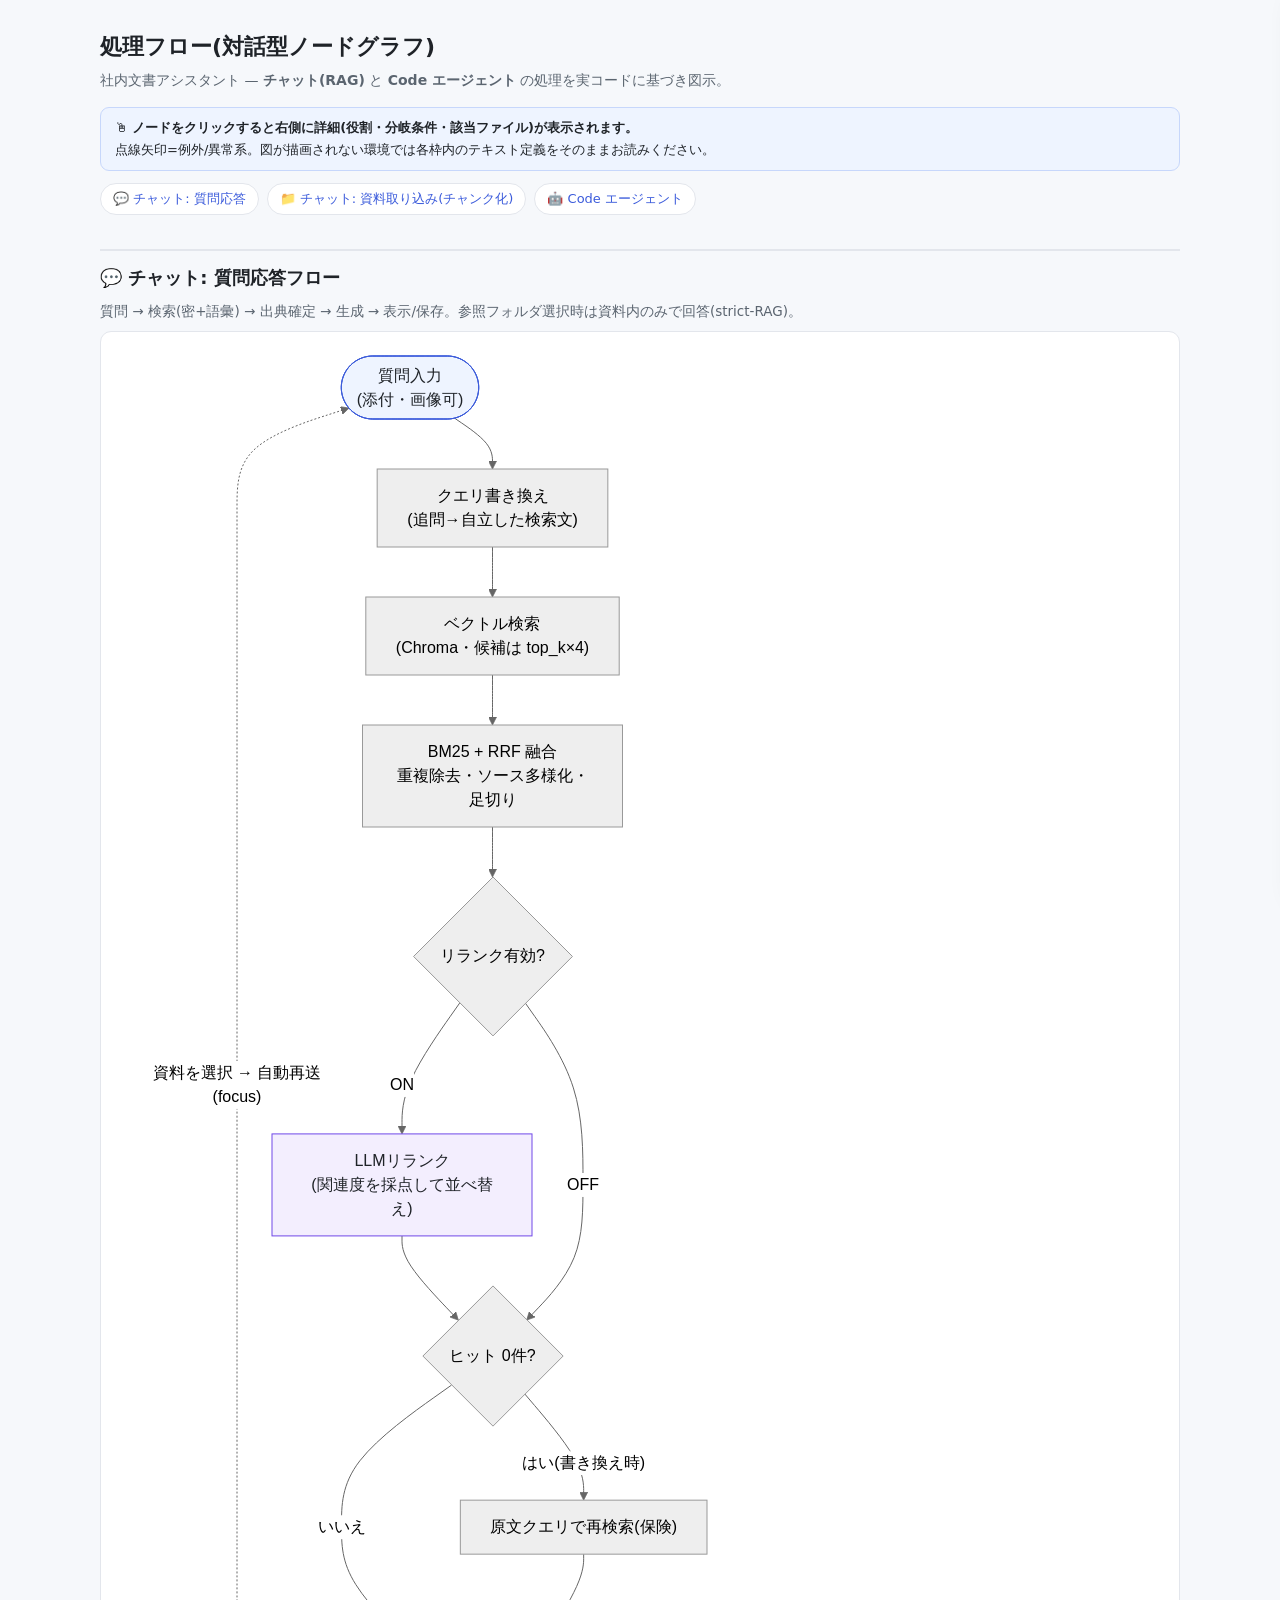
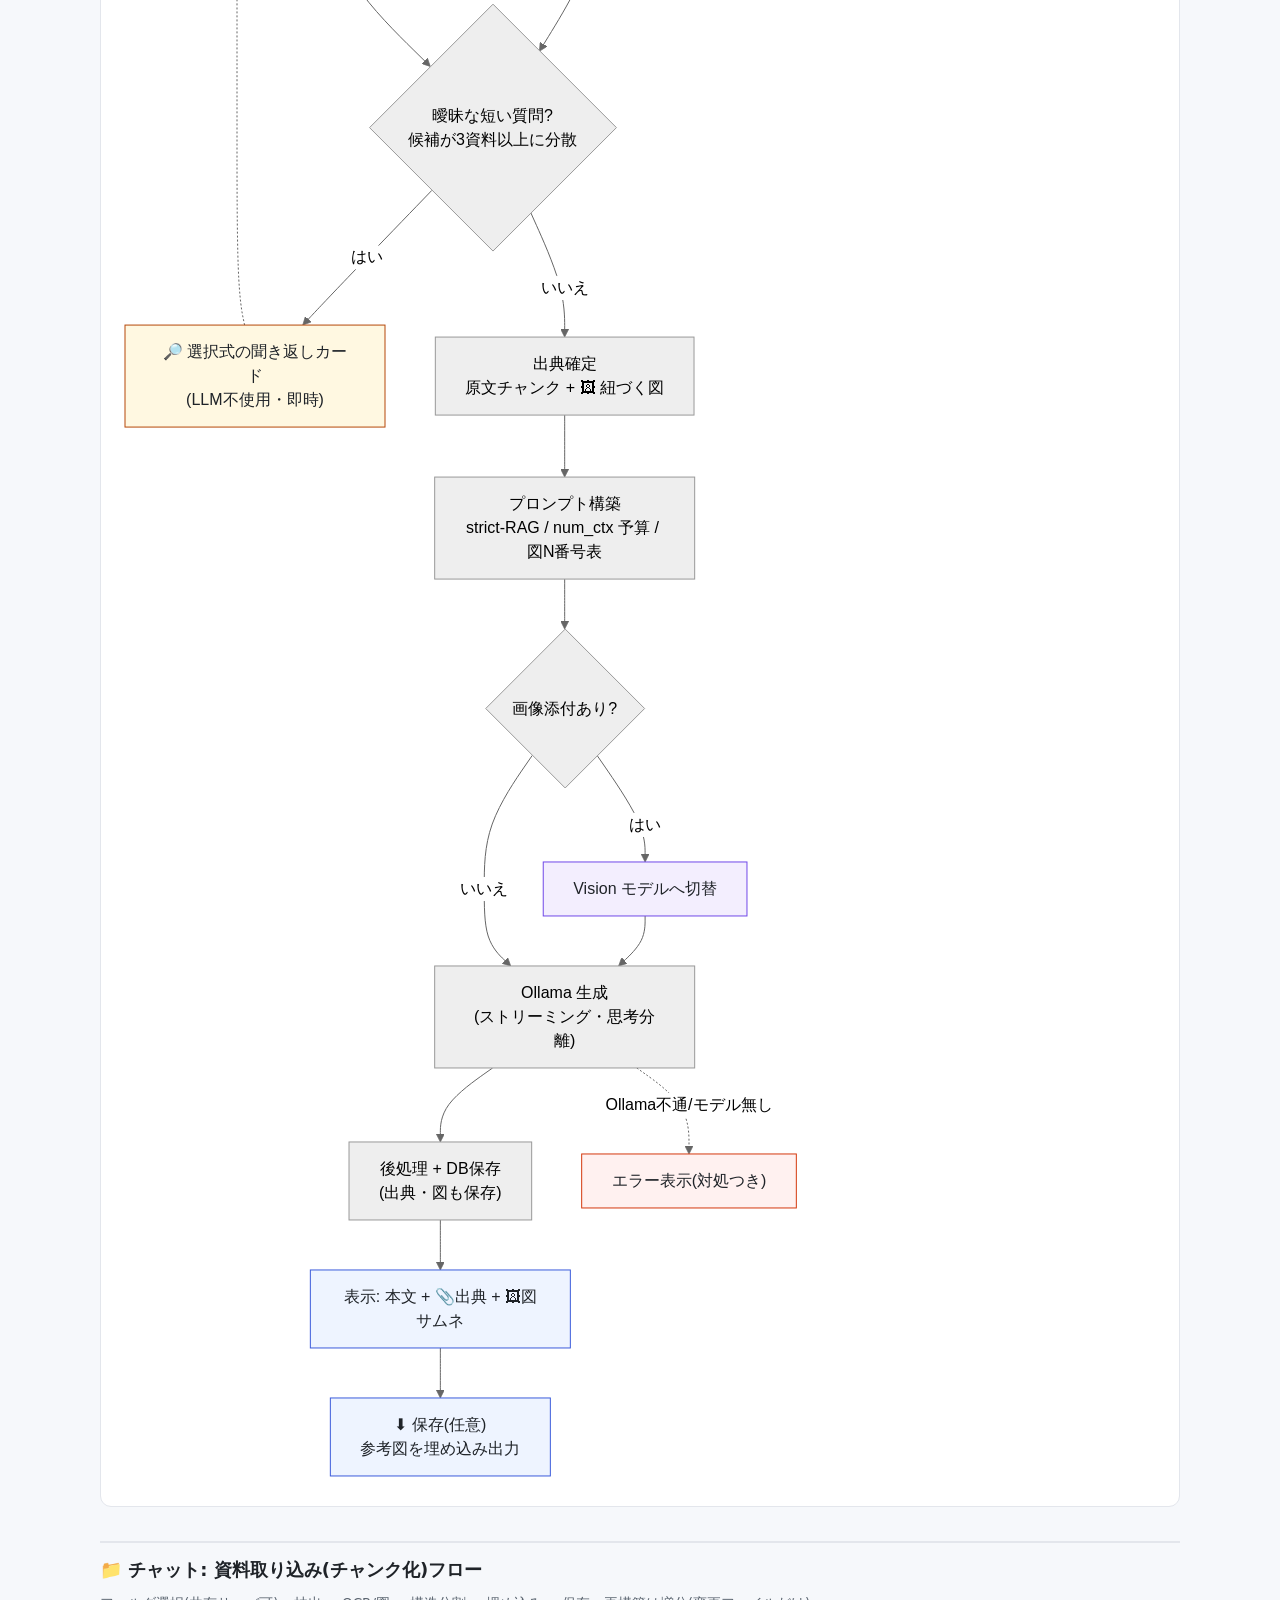
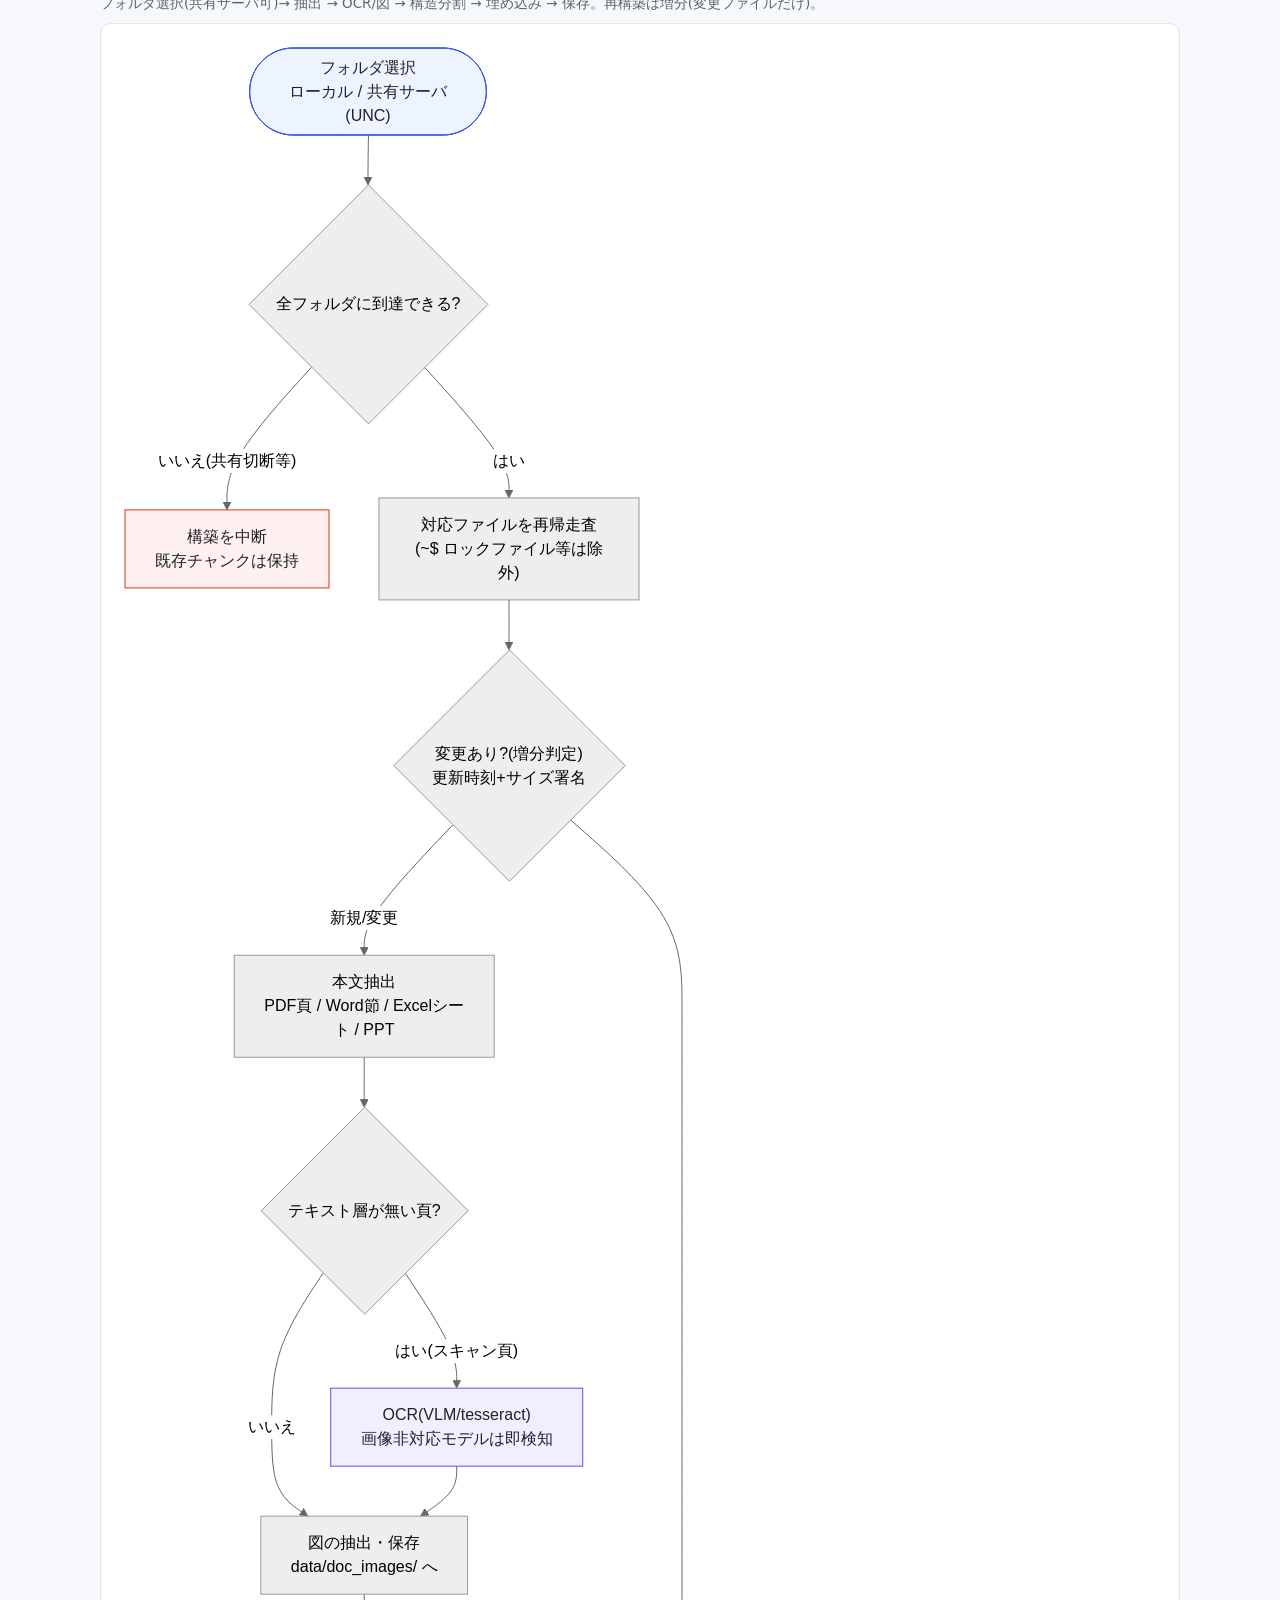
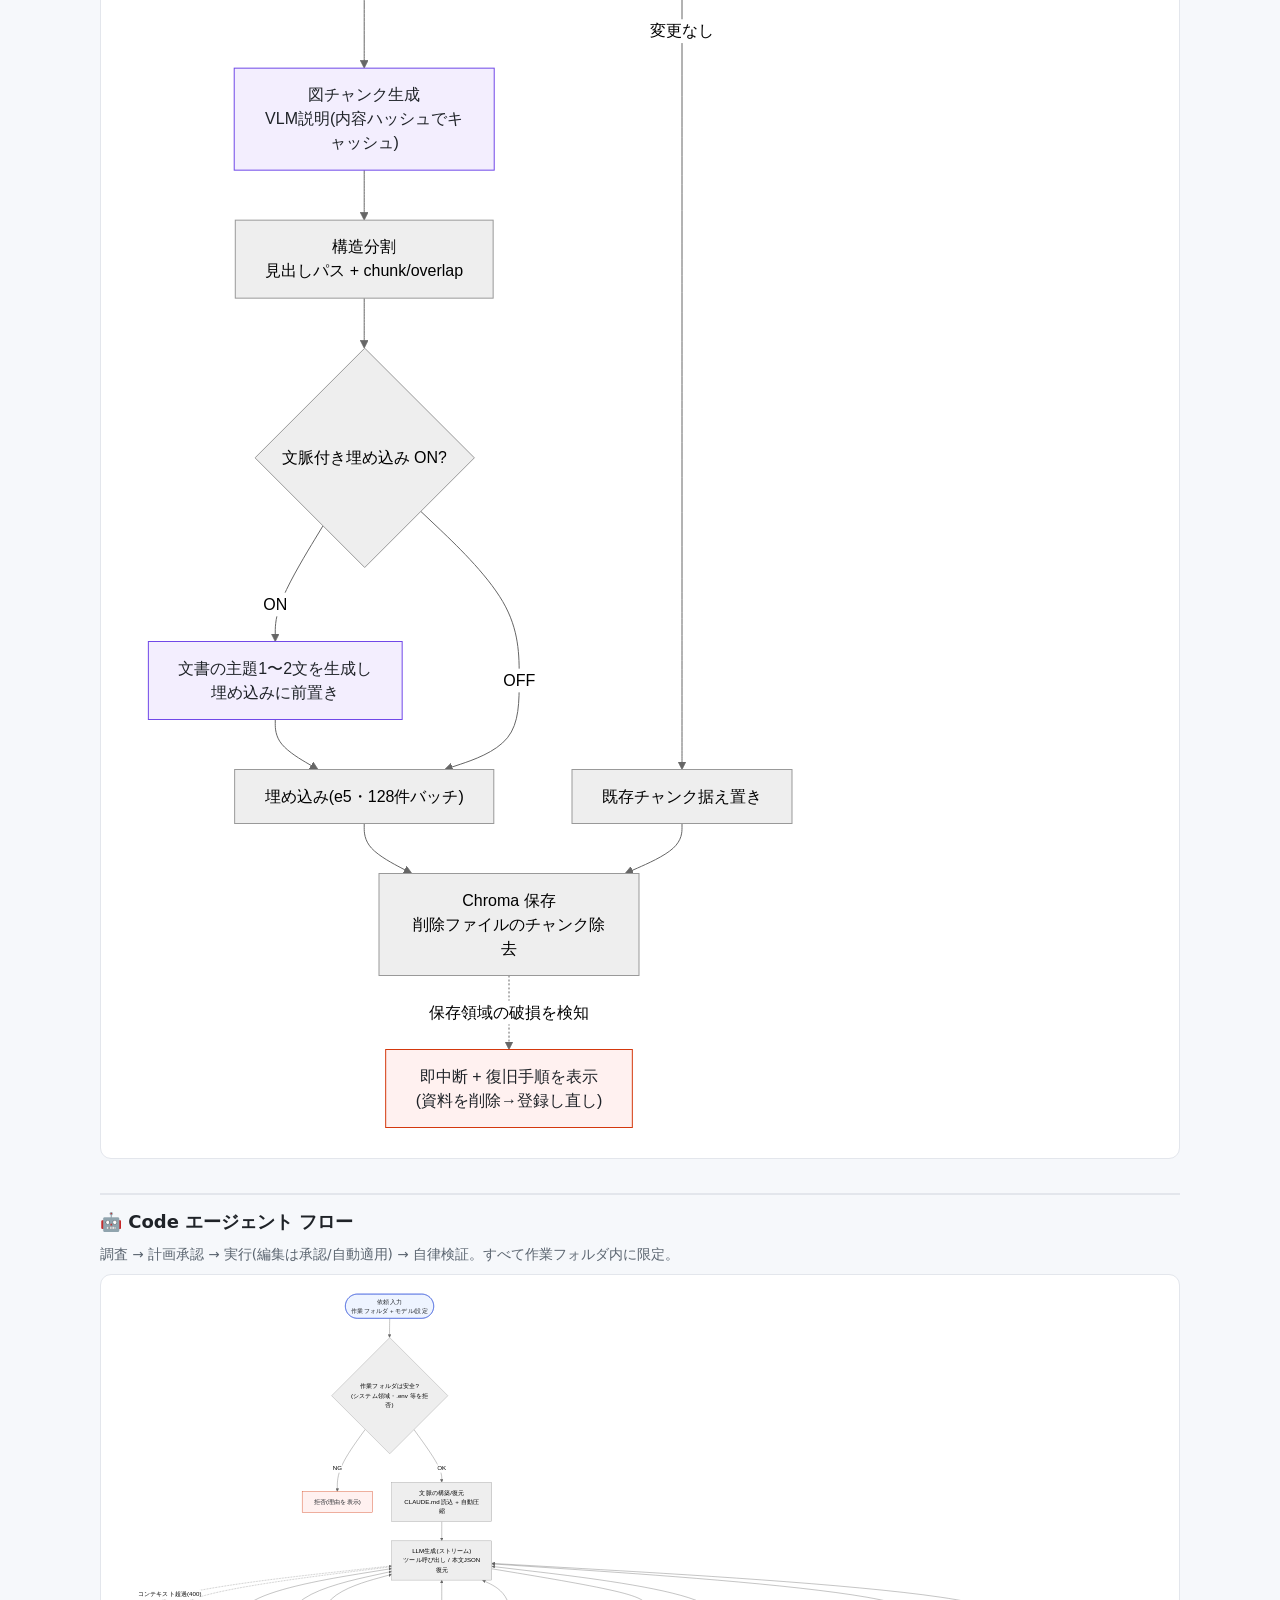
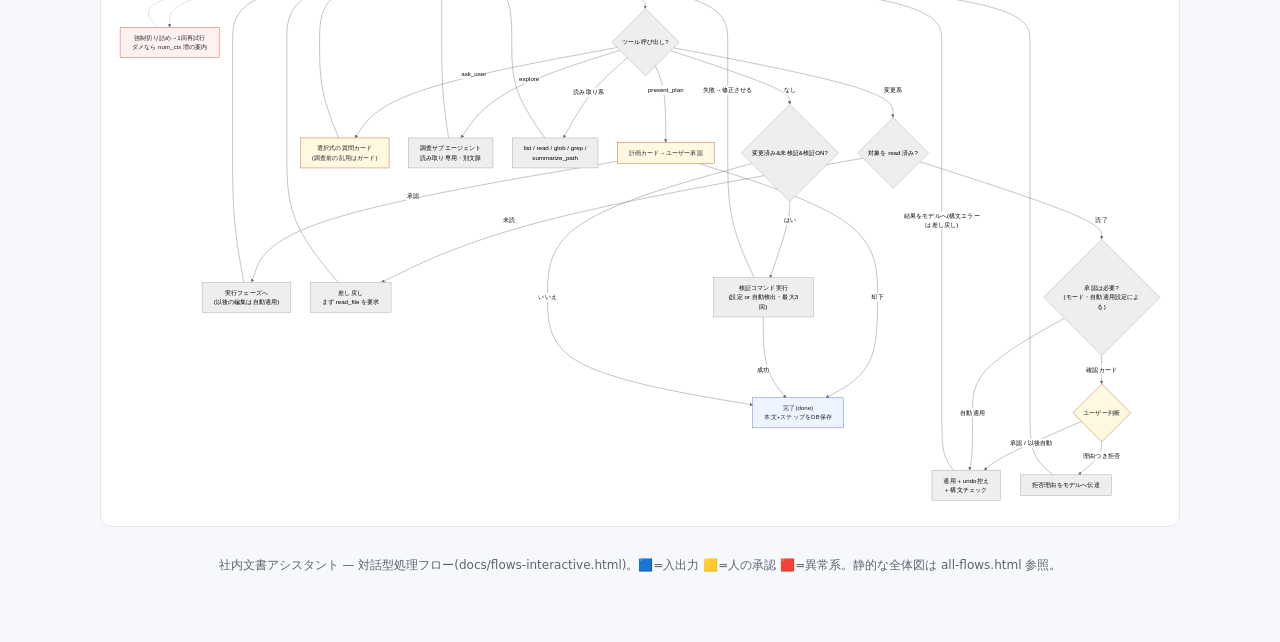
<file: docs/flows-interactive.html>
<!doctype html>
<html lang="ja">
<head>
<meta charset="utf-8">
<meta name="viewport" content="width=device-width,initial-scale=1">
<title>処理フロー(対話型ノードグラフ) | 社内文書アシスタント</title>
<style>
  :root{--ink:#1f2328;--muted:#5b6570;--line:#e3e6ec;--bg:#f6f8fb;--paper:#fff;--accent:#3b5bdb;--green:#0a7d44;--warn:#b54708}
  *{box-sizing:border-box}
  body{margin:0;background:var(--bg);color:var(--ink);
    font-family:"Yu Gothic UI","Hiragino Kaku Gothic ProN",Meiryo,system-ui,-apple-system,"Segoe UI",sans-serif;
    line-height:1.7;padding:28px 16px 70px}
  .wrap{max-width:1080px;margin:0 auto}
  h1{font-size:22px;margin:0 0 4px}
  h2{font-size:18px;margin:34px 0 6px;padding-top:12px;border-top:2px solid var(--line)}
  h3{font-size:15px;margin:18px 0 4px;color:var(--accent)}
  .sub{color:var(--muted);font-size:14px;margin:0 0 6px}
  .note{background:#eef4ff;border:1px solid #c7d7fb;border-radius:9px;padding:9px 14px;font-size:13px;margin:14px 0 6px}
  .lead{font-size:13.5px;color:var(--muted);margin:2px 0 8px}
  .card{background:var(--paper);border:1px solid var(--line);border-radius:11px;padding:8px;margin:8px 0;overflow:auto}
  pre.mermaid{margin:0;font-family:ui-monospace,SFMono-Regular,Menlo,Consolas,monospace;
    font-size:12px;color:#444;white-space:pre;line-height:1.45;padding:8px}
  .mermaid .node{cursor:pointer}
  .toc{display:flex;flex-wrap:wrap;gap:8px;margin:12px 0 4px;font-size:13px}
  .toc a{background:var(--paper);border:1px solid var(--line);border-radius:999px;padding:4px 12px;text-decoration:none;color:var(--accent)}
  code{background:var(--paper);border:1px solid var(--line);border-radius:5px;padding:0 5px;font-size:12px}
  footer{color:var(--muted);font-size:12px;text-align:center;margin-top:28px}
  /* ---- 詳細パネル(ノードクリックで表示) ---- */
  #info{position:fixed;top:0;right:-420px;width:400px;max-width:92vw;height:100vh;z-index:50;
    background:var(--paper);border-left:1px solid var(--line);box-shadow:-6px 0 24px rgba(15,23,42,.10);
    transition:right .18s ease;display:flex;flex-direction:column}
  #info.open{right:0}
  #info .hd{display:flex;align-items:center;gap:8px;padding:14px 16px;border-bottom:1px solid var(--line)}
  #info .hd .t{font-weight:700;font-size:15px;flex:1}
  #info .hd button{border:1px solid var(--line);background:var(--bg);border-radius:7px;
    font-size:13px;padding:3px 10px;cursor:pointer}
  #info .file{padding:8px 16px 0;font-size:12px;color:var(--muted)}
  #info .bd{padding:10px 16px 20px;font-size:13.5px;overflow:auto}
  #info .bd ul{margin:6px 0;padding-left:18px}
  #info .bd li{margin:3px 0}
  @media (max-width:760px){
    #info{top:auto;bottom:-70vh;right:0;left:0;width:auto;height:62vh;border-left:none;border-top:1px solid var(--line);transition:bottom .18s ease}
    #info.open{bottom:0;right:0}
  }
</style>
</head>
<body>
<div class="wrap">
  <h1>処理フロー(対話型ノードグラフ)</h1>
  <p class="sub">社内文書アシスタント — <b>チャット(RAG)</b> と <b>Code エージェント</b> の処理を実コードに基づき図示。</p>
  <div class="note">🖱 <b>ノードをクリックすると右側に詳細(役割・分岐条件・該当ファイル)が表示されます。</b><br>
    点線矢印=例外/異常系。図が描画されない環境では各枠内のテキスト定義をそのままお読みください。</div>
  <div class="toc">
    <a href="#chat">💬 チャット: 質問応答</a>
    <a href="#intake">📁 チャット: 資料取り込み(チャンク化)</a>
    <a href="#agent">🤖 Code エージェント</a>
  </div>

  <h2 id="chat">💬 チャット: 質問応答フロー</h2>
  <p class="lead">質問 → 検索(密+語彙) → 出典確定 → 生成 → 表示/保存。参照フォルダ選択時は資料内のみで回答(strict-RAG)。</p>
  <div class="card"><pre class="mermaid">
flowchart TD
  c_in(["質問入力<br/>(添付・画像可)"]) --> c_rw["クエリ書き換え<br/>(追問→自立した検索文)"]
  c_rw --> c_ret["ベクトル検索<br/>(Chroma・候補は top_k×4)"]
  c_ret --> c_fuse["BM25 + RRF 融合<br/>重複除去・ソース多様化・足切り"]
  c_fuse --> c_rr{"リランク有効?"}
  c_rr -->|"ON"| c_llmrr["LLMリランク<br/>(関連度を採点して並べ替え)"]
  c_rr -->|"OFF"| c_zero
  c_llmrr --> c_zero{"ヒット 0件?"}
  c_zero -->|"はい(書き換え時)"| c_retry["原文クエリで再検索(保険)"] --> c_clar
  c_zero -->|"いいえ"| c_clar{"曖昧な短い質問?<br/>候補が3資料以上に分散"}
  c_clar -->|"はい"| c_ask["🔎 選択式の聞き返しカード<br/>(LLM不使用・即時)"]
  c_ask -.->|"資料を選択 → 自動再送(focus)"| c_in
  c_clar -->|"いいえ"| c_src["出典確定<br/>原文チャンク + 🖼 紐づく図"]
  c_src --> c_msg["プロンプト構築<br/>strict-RAG / num_ctx 予算 / 図N番号表"]
  c_msg --> c_vis{"画像添付あり?"}
  c_vis -->|"はい"| c_vmodel["Vision モデルへ切替"] --> c_gen
  c_vis -->|"いいえ"| c_gen["Ollama 生成<br/>(ストリーミング・思考分離)"]
  c_gen --> c_post["後処理 + DB保存<br/>(出典・図も保存)"]
  c_post --> c_ui["表示: 本文 + 📎出典 + 🖼図サムネ"]
  c_ui --> c_exp["⬇ 保存(任意)<br/>参考図を埋め込み出力"]
  c_gen -.->|"Ollama不通/モデル無し"| c_err["エラー表示(対処つき)"]

  click c_in call nodeInfo() "詳細を表示"
  click c_rw call nodeInfo() "詳細を表示"
  click c_ret call nodeInfo() "詳細を表示"
  click c_fuse call nodeInfo() "詳細を表示"
  click c_llmrr call nodeInfo() "詳細を表示"
  click c_retry call nodeInfo() "詳細を表示"
  click c_clar call nodeInfo() "詳細を表示"
  click c_ask call nodeInfo() "詳細を表示"
  click c_src call nodeInfo() "詳細を表示"
  click c_msg call nodeInfo() "詳細を表示"
  click c_vmodel call nodeInfo() "詳細を表示"
  click c_gen call nodeInfo() "詳細を表示"
  click c_post call nodeInfo() "詳細を表示"
  click c_ui call nodeInfo() "詳細を表示"
  click c_exp call nodeInfo() "詳細を表示"
  click c_err call nodeInfo() "詳細を表示"

  classDef io fill:#eef4ff,stroke:#3b5bdb,color:#1f2328
  classDef opt fill:#f3eefe,stroke:#7048e8,color:#1f2328
  classDef err fill:#fff1f0,stroke:#d4380d,color:#1f2328
  classDef hil fill:#fff8e1,stroke:#b54708,color:#1f2328
  class c_in,c_ui,c_exp io
  class c_llmrr,c_vmodel opt
  class c_ask hil
  class c_err err
</pre></div>

  <h2 id="intake">📁 チャット: 資料取り込み(チャンク化)フロー</h2>
  <p class="lead">フォルダ選択(共有サーバ可)→ 抽出 → OCR/図 → 構造分割 → 埋め込み → 保存。再構築は増分(変更ファイルだけ)。</p>
  <div class="card"><pre class="mermaid">
flowchart TD
  i_pick(["フォルダ選択<br/>ローカル / 共有サーバ(UNC)"]) --> i_guard{"全フォルダに到達できる?"}
  i_guard -->|"いいえ(共有切断等)"| i_abort["構築を中断<br/>既存チャンクは保持"]
  i_guard -->|"はい"| i_scan["対応ファイルを再帰走査<br/>(~$ ロックファイル等は除外)"]
  i_scan --> i_diff{"変更あり?(増分判定)<br/>更新時刻+サイズ署名"}
  i_diff -->|"変更なし"| i_keep["既存チャンク据え置き"]
  i_diff -->|"新規/変更"| i_load["本文抽出<br/>PDF頁 / Word節 / Excelシート / PPT"]
  i_load --> i_ocr{"テキスト層が無い頁?"}
  i_ocr -->|"はい(スキャン頁)"| i_vlm["OCR(VLM/tesseract)<br/>画像非対応モデルは即検知"]
  i_ocr -->|"いいえ"| i_img
  i_vlm --> i_img["図の抽出・保存<br/>data/doc_images/ へ"]
  i_img --> i_fig["図チャンク生成<br/>VLM説明(内容ハッシュでキャッシュ)"]
  i_fig --> i_split["構造分割<br/>見出しパス + chunk/overlap"]
  i_split --> i_ctx{"文脈付き埋め込み ON?"}
  i_ctx -->|"ON"| i_doc["文書の主題1〜2文を生成し<br/>埋め込みに前置き"] --> i_embed
  i_ctx -->|"OFF"| i_embed["埋め込み(e5・128件バッチ)"]
  i_embed --> i_store["Chroma 保存<br/>削除ファイルのチャンク除去"]
  i_keep --> i_store
  i_store -.->|"保存領域の破損を検知"| i_bad["即中断 + 復旧手順を表示<br/>(資料を削除→登録し直し)"]

  click i_pick call nodeInfo() "詳細を表示"
  click i_bad call nodeInfo() "詳細を表示"
  click i_guard call nodeInfo() "詳細を表示"
  click i_abort call nodeInfo() "詳細を表示"
  click i_scan call nodeInfo() "詳細を表示"
  click i_diff call nodeInfo() "詳細を表示"
  click i_load call nodeInfo() "詳細を表示"
  click i_vlm call nodeInfo() "詳細を表示"
  click i_img call nodeInfo() "詳細を表示"
  click i_fig call nodeInfo() "詳細を表示"
  click i_split call nodeInfo() "詳細を表示"
  click i_doc call nodeInfo() "詳細を表示"
  click i_embed call nodeInfo() "詳細を表示"
  click i_store call nodeInfo() "詳細を表示"

  classDef io fill:#eef4ff,stroke:#3b5bdb,color:#1f2328
  classDef opt fill:#f3eefe,stroke:#7048e8,color:#1f2328
  classDef err fill:#fff1f0,stroke:#d4380d,color:#1f2328
  class i_pick io
  class i_doc,i_vlm,i_fig opt
  class i_abort,i_bad err
  </pre></div>

  <h2 id="agent">🤖 Code エージェント フロー</h2>
  <p class="lead">調査 → 計画承認 → 実行(編集は承認/自動適用) → 自律検証。すべて作業フォルダ内に限定。</p>
  <div class="card"><pre class="mermaid">
flowchart TD
  a_in(["依頼入力<br/>作業フォルダ + モデル/設定"]) --> a_ws{"作業フォルダは安全?<br/>(システム領域・.env 等を拒否)"}
  a_ws -->|"NG"| a_deny["拒否(理由を表示)"]
  a_ws -->|"OK"| a_ctx["文脈の構築/復元<br/>CLAUDE.md 読込 + 自動圧縮"]
  a_ctx --> a_gen["LLM生成(ストリーム)<br/>ツール呼び出し / 本文JSON復元"]
  a_gen -.->|"コンテキスト超過(400)"| a_ovf["強制切り詰め→1回再試行<br/>ダメなら num_ctx 増の案内"]
  a_ovf -.-> a_gen
  a_gen --> a_branch{"ツール呼び出し?"}
  a_branch -->|"なし"| a_verify{"変更済み&未検証&検証ON?"}
  a_branch -->|"present_plan"| a_plan["計画カード→ユーザー承認"]
  a_plan -->|"承認"| a_exec["実行フェーズへ<br/>(以後の編集は自動適用)"] --> a_gen
  a_plan -->|"却下"| a_done
  a_branch -->|"ask_user"| a_ask["選択式の質問カード<br/>(調査前の乱用はガード)"] --> a_gen
  a_branch -->|"explore"| a_sub["調査サブエージェント<br/>読み取り専用・別文脈"] --> a_gen
  a_branch -->|"読み取り系"| a_read["list / read / glob / grep /<br/>summarize_path"] --> a_gen
  a_branch -->|"変更系"| a_gate{"対象を read 済み?"}
  a_gate -->|"未読"| a_back["差し戻し<br/>まず read_file を要求"] --> a_gen
  a_gate -->|"読了"| a_conf{"承認は必要?<br/>(モード・自動適用設定による)"}
  a_conf -->|"確認カード"| a_user{"ユーザー判断"}
  a_user -->|"承認 / 以後自動"| a_apply
  a_user -->|"理由つき拒否"| a_rej["拒否理由をモデルへ伝達"] --> a_gen
  a_conf -->|"自動適用"| a_apply["適用 + undo控え<br/>+ 構文チェック"]
  a_apply -->|"結果をモデルへ(構文エラーは差し戻し)"| a_gen
  a_verify -->|"はい"| a_run["検証コマンド実行<br/>(設定 or 自動検出・最大3回)"]
  a_run -->|"失敗→修正させる"| a_gen
  a_run -->|"成功"| a_done["完了(done)<br/>本文+ステップをDB保存"]
  a_verify -->|"いいえ"| a_done

  click a_in call nodeInfo() "詳細を表示"
  click a_ws call nodeInfo() "詳細を表示"
  click a_ctx call nodeInfo() "詳細を表示"
  click a_gen call nodeInfo() "詳細を表示"
  click a_ovf call nodeInfo() "詳細を表示"
  click a_plan call nodeInfo() "詳細を表示"
  click a_exec call nodeInfo() "詳細を表示"
  click a_ask call nodeInfo() "詳細を表示"
  click a_sub call nodeInfo() "詳細を表示"
  click a_read call nodeInfo() "詳細を表示"
  click a_gate call nodeInfo() "詳細を表示"
  click a_conf call nodeInfo() "詳細を表示"
  click a_apply call nodeInfo() "詳細を表示"
  click a_rej call nodeInfo() "詳細を表示"
  click a_verify call nodeInfo() "詳細を表示"
  click a_run call nodeInfo() "詳細を表示"
  click a_done call nodeInfo() "詳細を表示"

  classDef io fill:#eef4ff,stroke:#3b5bdb,color:#1f2328
  classDef hil fill:#fff8e1,stroke:#b54708,color:#1f2328
  classDef err fill:#fff1f0,stroke:#d4380d,color:#1f2328
  class a_in,a_done io
  class a_plan,a_ask,a_user hil
  class a_deny,a_ovf err
  </pre></div>

  <footer>社内文書アシスタント — 対話型処理フロー(docs/flows-interactive.html)。🟦=入出力 🟨=人の承認 🟥=異常系。静的な全体図は all-flows.html 参照。</footer>
</div>

<!-- ノード詳細パネル -->
<aside id="info" aria-hidden="true">
  <div class="hd"><span class="t" id="info-t">ノード詳細</span><button onclick="closeInfo()">✕ 閉じる</button></div>
  <div class="file" id="info-f"></div>
  <div class="bd" id="info-b">図のノードをクリックすると、ここに説明が表示されます。</div>
</aside>

<script>
// ---- ノード詳細(クリックで表示)。キーは図のノードID ----
var NODE_INFO = {
  /* チャット: 質問応答 */
  c_in:    {t:"質問入力", f:"app/main.py(api_chat)", d:"<ul><li>テキスト+📎添付+画像(Ctrl+V)を受け付け</li><li>添付は会話専用コレクションに即チャンク化され、検索対象に加わる</li><li>初回メッセージは仮タイトルを即時設定(LLM要約は後追い)</li></ul>"},
  c_rw:    {t:"クエリ書き換え", f:"app/llm.py(rewrite_query)", d:"「その金額は?」のような<b>追問</b>を、会話履歴から独立した検索文(例「出張旅費の日当の金額」)へLLMが書き換えます。<ul><li>多ターンでも検索が外れにくくなる</li><li>書き換え失敗時は原文で検索(安全側)</li></ul>"},
  c_ret:   {t:"ベクトル検索", f:"app/rag.py(retrieve)", d:"<ul><li>質問を multilingual-e5 で埋め込み、選択中の参照資料+添付コレクションを横断検索</li><li>後段の融合のため <b>top_k×4(最低40件)</b> と広めに候補取得</li><li>チャンクには見出しパス・出典・🖼図IDがメタデータとして付いている</li></ul>"},
  c_fuse:  {t:"BM25 + RRF 融合", f:"app/retrieval.py(rerank)", d:"密ベクトルの順位と語彙スコア(BM25相当)の順位を <b>RRF(Reciprocal Rank Fusion)</b> で合成。<ul><li>型番・条番号・固有名詞の完全一致を取りこぼさない</li><li>重複チャンク除去・1ファイル独占を防ぐソース多様化・無関係ヒットの足切り</li><li>文脈付き埋め込みON時は文書文脈も語彙照合に含める(Contextual BM25)</li></ul>"},
  c_llmrr: {t:"LLMリランク(任意)", f:"app/retrieval.py(llm_rerank)", d:"融合上位の候補を、回答前にLLMが関連度0〜10で採点して並べ替え。<ul><li>精度↑/クエリごとにLLM呼び出し1回ぶん遅くなる</li><li>⚙設定「回答前にLLMで出典を並べ替え」でON/OFF(既定OFF)</li></ul>"},
  c_retry: {t:"原文で再検索(保険)", f:"app/main.py", d:"書き換え後クエリで0件のときだけ、元の質問文でもう一度検索します。クエリ書き換えの誤りで取りこぼすのを防ぐ保険です。"},
  c_clar:  {t:"曖昧クエリの判定", f:"app/main.py(_maybe_clarify_sources)", d:"検索結果の分布だけで判定する(<b>LLM不使用=即時</b>)。すべて満たすときだけ聞き返す:<ul><li>参照資料を選択した会話の新規送信</li><li>質問が24字以下(具体的な長文は聞かない)</li><li>上位ヒットが3資料以上に分散し、先頭資料が明確に優勢でない</li><li>質問に資料名を含まない/直前も聞き返しでない(連続防止)</li></ul>⚙設定「曖昧な質問は選択式で聞き返す」でOFF可(既定ON)。"},
  c_ask:   {t:"選択式の聞き返しカード", f:"app/static/js/render.js(renderClarifyCard)", d:"<ul><li>選択肢=候補資料(出現順・最大4件、該当箇所つき)+「すべての資料から回答」</li><li>クリックで「質問(対象資料: ○○)」を自動再送し、<b>focus_source でその資料にヒットを絞って</b>回答</li><li>構造はメッセージに保存され、リロード後も最後のメッセージならカードを復元</li></ul>"},
  c_src:   {t:"出典確定", f:"app/main.py → SSE(sources)", d:"採用チャンクを (ファイル, 場所) で重複除去して出典リスト化。<ul><li>各出典に原文チャンク(クリックで表示)を添付</li><li>チャンクに紐づく<b>🖼文書内の図</b>のURLもここで付与</li></ul>"},
  c_msg:   {t:"プロンプト構築", f:"app/llm.py(build_messages)", d:"<ul><li>参照フォルダ選択時は<b>strict-RAG</b>: 資料に無いことは「記載が見つかりませんでした」と答えるよう指示</li><li>num_ctx 予算内に参考資料を自動トリム(静かな切り捨てを防ぐ)</li><li>図解要求時のみ Mermaid 出力ガイドを付与</li><li>出典に図があるときは<b>【利用できる図】番号表</b>(図1=出典順)を提示。本文に「図N」と書かれた箇所の直下へ画像を差し込める</li></ul>"},
  c_vmodel:{t:"Vision モデル切替", f:"app/main.py / app/llm.py(resolve_installed)", d:"画像が添付された質問は、⚙設定の「画像認識モデル」(vision対応)へ自動切替。未導入・非対応の場合は対処方法つきのエラーを返します。"},
  c_gen:   {t:"Ollama 生成", f:"app/llm.py(stream_chat)", d:"<ul><li>SSEでトークンを逐次配信(体感速度)</li><li>&lt;think&gt; や harmony 形式の思考は本文から分離し、💭折りたたみに表示</li><li>温度・top_p・効果(思考の深さ)・回答長は会話のクイック設定を反映</li></ul>"},
  c_post:  {t:"後処理 + 保存", f:"app/postprocess.py / app/db.py", d:"定型句や崩れの軽い清掃をしてから、本文と出典(図のURL含む)をSQLiteに保存。会話を開き直しても同じ表示が再現されます。"},
  c_ui:    {t:"表示", f:"app/static/js/render.js(renderSources / applyInlineFigures)", d:"<ul><li>本文中の「図N」参照の<b>直下に該当画像を差し込み</b>(キャプション=図N+出典。番号表に実在するIDのみ描画)</li><li>参照されなかった図は回答直下のギャラリーに常時表示(クリックで原寸)</li><li>その下に「📎 参照ファイル (N) ・ 🖼 図 N」の折りたたみ(展開で出典一覧、クリックで原文)</li></ul>"},
  c_exp:   {t:"ファイル保存(エクスポート)", f:"app/export/_render.py", d:"回答を Word/Excel/PowerPoint/PDF/HTML/テキスト等へ変換。<ul><li><b>出典の図は「参考図」として埋め込み</b>(HTMLはdata URIで自己完結、PPTは1図1スライド、Excelは参考図シート)</li><li>Mermaid図もPNG化して埋め込み</li></ul>"},
  c_err:   {t:"エラー処理", f:"app/main.py", d:"Ollama不通・モデル未導入などは、原因と対処(ollama serve / pull コマンド等)を含むメッセージで表示します。リクエストIDがログと紐づきます。"},

  /* チャット: 資料取り込み */
  i_pick:  {t:"フォルダ選択", f:"app/fsbrowse.py / app/routes/fs_routes.py", d:"<ul><li>サーバPCのフォルダ、または<b>共有サーバフォルダ(UNC: \\\\server\\share)</b>を選択</li><li>.env の SHARED_FOLDERS でクイックアクセス登録可</li><li>OS/システム領域・アプリのデータ領域は選択不可(safety)</li></ul>"},
  i_guard: {t:"到達性ガード", f:"app/rag.py(build_index 冒頭)", d:"登録フォルダのどれかに到達できない(共有切断・権限切れ)場合、走査前に中断します。<b>オフライン中の再構築で既存チャンクを「削除された」と誤判定して消す事故を防ぐ</b>仕組みです。"},
  i_abort: {t:"安全な中断", f:"app/rag.py", d:"インデックスはエラー状態になりますが、<b>既存のチャンク・図はすべて保持</b>。共有フォルダ復旧後に「再構築」すれば差分だけ更新されます。"},
  i_scan:  {t:"ファイル走査", f:"app/rag.py(scan_files)", d:"対応拡張子(.pdf .docx .xlsx .pptx .txt .md .csv 等)を再帰的に収集。重複パスは除去。<b>Officeのロック/一時ファイル(~$… / .~lock.…)は走査・件数見積り・フォルダ一覧すべてから除外</b>します。"},
  i_diff:  {t:"増分判定", f:"app/rag.py(_file_sig)", d:"ファイルごとに「更新時刻+サイズ(+設定版数)」の署名を比較。<ul><li>変更なし→再埋め込みせず据え置き(数百ファイルでも高速)</li><li>削除されたファイルのチャンクは最後に除去</li><li>埋め込みモデル変更時は全体を自動で作り直し</li></ul>"},
  i_load:  {t:"本文抽出", f:"app/loaders.py", d:"<ul><li>PDF=ページ単位 / Word=見出し節+表 / Excel=シート(行を | 連結) / PPT=スライド</li><li>テキスト系は文字コード自動判定(UTF-8/CP932等)</li><li>出典表示用の場所(p.5 / シート:組立 等)を付与</li></ul>"},
  i_vlm:   {t:"OCR(スキャン頁のみ)", f:"app/ocr.py", d:"テキスト層が16字未満の頁だけ画像化してOCR。<ul><li>エンジン: VLM(glm-ocr / qwen2.5vl 等)または tesseract</li><li><b>画像非対応モデルは1頁目で即検知</b>して全頁スキップ(時間を無駄にしない)</li><li>取り込めなかった件数はUIに通知</li></ul>"},
  i_img:   {t:"図の抽出・保存", f:"app/doc_images.py", d:"<ul><li>Excel/Word/PPT/PDF の埋め込み画像を抽出し data/doc_images/ へ内容ハッシュ名で保存</li><li>同じシート/頁/節のチャンクに画像IDを紐付け→出典に🖼表示</li><li>アイコン・罫線・ロゴはサイズ/出現頻度で自動除外。1600px超は縮小</li></ul>"},
  i_fig:   {t:"図チャンク(検索対象化)", f:"app/rag.py + app/ocr.py(describe_image_png)", d:"OCRモデル(VLM)が各図の説明文を生成し「〔図〕配線図…」というチャンクとして索引化。<b>「〜の図はどれ?」という質問で図がヒット</b>するようになります(OCR無効時はスキップ・リンクは維持)。<br>説明は<b>画像の内容ハッシュでキャッシュ</b>(figdesc:…)され、再構築・資料の作り直し・別資料への同一図の登場ではVLMを呼び直しません。"},
  i_split: {t:"構造分割(チャンク化)", f:"app/splitter.py(split_structured)", d:"<ul><li>見出し(第N章/条・2.1・【…】・# 等)で節に区切り、<b>見出しパス</b>を各チャンクに付与</li><li>節内は 段落→行→句点→読点 の順で chunk_size(既定800字)に分割、overlap(既定120字)を引き継ぎ</li></ul>"},
  i_doc:   {t:"文脈付き埋め込み(任意)", f:"app/rag.py(_doc_context)", d:"文書全体の主題をLLMで1〜2文生成し、各チャンクの<b>埋め込み用テキストにだけ</b>前置き(表示はクリーンなまま)。短いチャンクの検索精度が上がります。⚙設定でON(既定OFF・再構築で反映)。"},
  i_embed: {t:"埋め込み", f:"app/embeddings.py", d:"multilingual-e5-base(768次元)で128件ずつバッチ埋め込み。<ul><li>E5系は passage:/query: プレフィックスを自動付与</li><li>CUDA版 torch があればGPU、無ければCPUで動作</li><li>EMBED_BACKEND=ollama(nomic-embed等)へ切替可</li></ul>"},
  i_store: {t:"Chroma 保存", f:"app/rag.py", d:"チャンク本文+ベクトル+メタデータ(出典・見出し・署名・図ID)を data/chroma に永続化。削除ファイルのチャンク除去もここで実施。保存時に破損(hnsw/compaction系エラー)を検知したら即中断します。"},
  i_bad:   {t:"破損の即時中断", f:"app/rag.py(_is_corruption_error)", d:"ベクトルDBのコレクション破損を1件目で検知してビルドを中断し、<b>復旧手順を画面のエラーにそのまま表示</b>:<ul><li>その資料を「削除」→ フォルダを登録し直す</li><li>直らなければアプリ停止後 data/chroma を削除して再起動(会話履歴は残る)</li><li>data が OneDrive 等の同期配下なら DATA_DIR を同期外へ</li></ul>既存チャンクの件数情報は保持し、全ファイルで失敗を繰り返す無駄を防ぎます。"},

  /* Code エージェント */
  a_in:    {t:"依頼入力", f:"app/main.py(api_agent)", d:"<ul><li>作業フォルダ・計画モード・変更許可・自動検証・num_ctx は会話設定から取得</li><li>@相対パス と書くと該当ファイルを文脈に前置き</li><li>num_ctx&lt;16384 は警告ログ(固定費~8千トークンのため)</li></ul>"},
  a_ws:    {t:"作業フォルダ安全検査", f:"app/safety.py(check_workspace)", d:"<ul><li>OS/システム領域・ドライブ直下・ユーザー共有ルート・アプリの data/ は作業フォルダ不可</li><li><b>アプリ自身の .env(パスワード等)はファイル単位で読み書き・一覧から遮断</b></li><li>実行時にも毎回再検証</li></ul>"},
  a_ctx:   {t:"文脈の構築と自動圧縮", f:"app/main.py(_init_code_ctx) / app/agent/context.py", d:"<ul><li>新規はシステム指示+作業フォルダ+CLAUDE.md+過去履歴から構築</li><li>しきい値(num_ctx連動)超過でLLM要約に畳み込み</li><li><b>要約も失敗したら機械的に切り詰め(必ず縮む)</b>→会話が詰まない</li></ul>"},
  a_gen:   {t:"LLM生成", f:"app/agent/_impl.py(run_stream)", d:"<ul><li>ストリーミングで本文・思考・ツール呼び出しを受信</li><li>ツール非対応モデルでも<b>本文中のJSONを復元して実行</b>(実行後は本文から除去して保存)</li><li>フェーズ(計画/実行)でツールセットを切替</li></ul>"},
  a_ovf:   {t:"コンテキスト超過リカバリ", f:"app/agent/_impl.py(_is_ctx_overflow)", d:"新しめのOllamaは超過を400で拒否します。<ul><li>検知→文脈を強制切り詰め→<b>1回だけ再試行</b></li><li>それでも超過なら「num_ctx を16384以上に」という日本語の対処を表示</li></ul>"},
  a_plan:  {t:"計画の提示と承認", f:"app/agent/_impl.py + approvals.py", d:"present_plan で実行計画カードを表示し、ユーザーの承認を待ちます(最大600秒)。<ul><li>承認→実行フェーズ(ファイル編集は自動適用に)</li><li>却下→そこで終了し追加指示を待つ</li><li>計画が配列で来るモデルも正規化して受理</li></ul>"},
  a_exec:  {t:"実行フェーズ", f:"app/agent/_impl.py(_change_action)", d:"計画承認後はファイル編集を自動適用(差分は都度表示・undo可)。<b>コマンド実行だけは引き続き毎回確認</b>します(Claude Code と同じ方針)。"},
  a_ask:   {t:"ユーザーへの質問", f:"app/agent/helpers.py(_norm_questions)", d:"選択式の質問カード(複数質問はステッパー・自由記述付き)。<ul><li><b>調査もせずに聞き返す動きは一度ガード</b>して、まず調べるよう促す(explore も調査として算入)</li></ul>"},
  a_sub:   {t:"調査サブエージェント", f:"app/agent/_impl.py(_run_subagent)", d:"読み取り専用ツールだけを持つ<b>別文脈の小ループ</b>に横断調査を委譲し、要約だけ受け取ります。本体の文脈を汚さない(Claude Code の subagent 相当)。文脈予算超過時は途中結果でまとめて返します。"},
  a_read:  {t:"読み取り系ツール", f:"app/agent/tools.py", d:"list_files / read_file(PDF・Office本文も可) / glob / grep / summarize_path。<ul><li>read_file は行範囲指定で大きいファイルも読める</li><li>結果はツールごとに上限あり(文脈保護)</li></ul>"},
  a_gate:  {t:"read-first ゲート", f:"app/agent/_impl.py(_require_read_first)", d:"未読の既存ファイルへの edit_file / 全文上書きを差し戻し、先に read_file を要求。<b>古い記憶や推測での盲目編集</b>(行重複・インデント崩れ)を防ぎます。拒否・ブロックされた編集は読了扱いにしません。"},
  a_conf:  {t:"承認の要否判定", f:"app/agent/_impl.py(_change_action)", d:"<ul><li>非計画モード+変更許可OFF→ブロック</li><li>計画承認前/非計画モード→毎回確認</li><li>計画承認後/「以後自動適用」→ファイル編集は自動適用</li><li>run_command/run_background は常に確認</li></ul>"},
  a_apply: {t:"適用 + undo + 構文チェック", f:"app/agent/_impl.py(_apply_change)", d:"<ul><li>適用前の内容を控え「↶ 元に戻す」で復元可(上限50件)</li><li>適用直後に .py/.js/.json の構文を即チェックし、エラーならモデルへ差し戻し</li><li>差分(unified diff)を必ず表示</li></ul>"},
  a_rej:   {t:"理由つき拒否", f:"app/agent/approvals.py", d:"「拒否+どう直してほしいか」を入力でき、その理由がモデルに渡ります(Claude Code の \"No, tell Claude what to do\" 相当)。"},
  a_verify:{t:"自律検証の判断", f:"app/agent/_impl.py", d:"ファイルを実際に変更した依頼で、まだ検証が通っていなければ自動検証へ。<b>拒否・ブロックされただけの操作では起動しません</b>。⚙設定でOFF可。"},
  a_run:   {t:"検証実行ループ", f:"app/agent/verify.py", d:"<ul><li>検証コマンドは会話設定(複数行可)または自動検出(pytest / npm test / go build / make test)</li><li>失敗ログをモデルへ差し戻して修正させ、<b>最大3回</b>まで自動で再検証</li></ul>"},
  a_done:  {t:"完了・保存", f:"app/main.py(api_agent gen)", d:"本文・ツールステップ・差分・計画・TODOを会話に保存。開き直しても同じログが再現されます。"},
  a_deny:  {t:"作業フォルダ拒否", f:"app/safety.py", d:"危険なフォルダは理由つきで拒否します(選択UI・設定時・実行時・ファイル単位の4段検証)。"}
};

function nodeInfo(id) {
  var key = String(id || "").replace(/^flowchart-/, "").split("-")[0];
  var info = NODE_INFO[key] || NODE_INFO[id];
  if (!info) { for (var k in NODE_INFO) { if (id && String(id).indexOf(k) === 0) { info = NODE_INFO[k]; break; } } }
  if (!info) return;
  document.getElementById("info-t").textContent = info.t;
  document.getElementById("info-f").innerHTML = info.f ? "📄 <code>" + info.f + "</code>" : "";
  document.getElementById("info-b").innerHTML = info.d;
  document.getElementById("info").classList.add("open");
}
function closeInfo() { document.getElementById("info").classList.remove("open"); }
document.addEventListener("keydown", function (e) { if (e.key === "Escape") closeInfo(); });
</script>

<script>
// Mermaid 読み込み: ①同梱(リポジトリ内の vendor) → ②CDN → ③テキストのまま(フォールバック)
(function () {
  function init() {
    if (!window.mermaid) return false;
    window.mermaid.initialize({ startOnLoad: true, theme: "neutral", securityLevel: "loose",
                                flowchart: { useMaxWidth: true, htmlLabels: true } });
    return true;
  }
  function load(src, onfail) {
    var s = document.createElement("script");
    s.src = src;
    s.onload = function () { if (!init()) onfail(); };
    s.onerror = onfail;
    document.body.appendChild(s);
  }
  load("../app/static/vendor/mermaid.min.js", function () {
    load("https://cdn.jsdelivr.net/npm/mermaid@11/dist/mermaid.min.js", function () {
      document.querySelector(".note").insertAdjacentHTML("beforeend",
        "<br>⚠ 図の描画ライブラリを読み込めませんでした。各枠のテキスト定義をお読みください。");
    });
  });
})();
</script>
</body>
</html>
</file>
